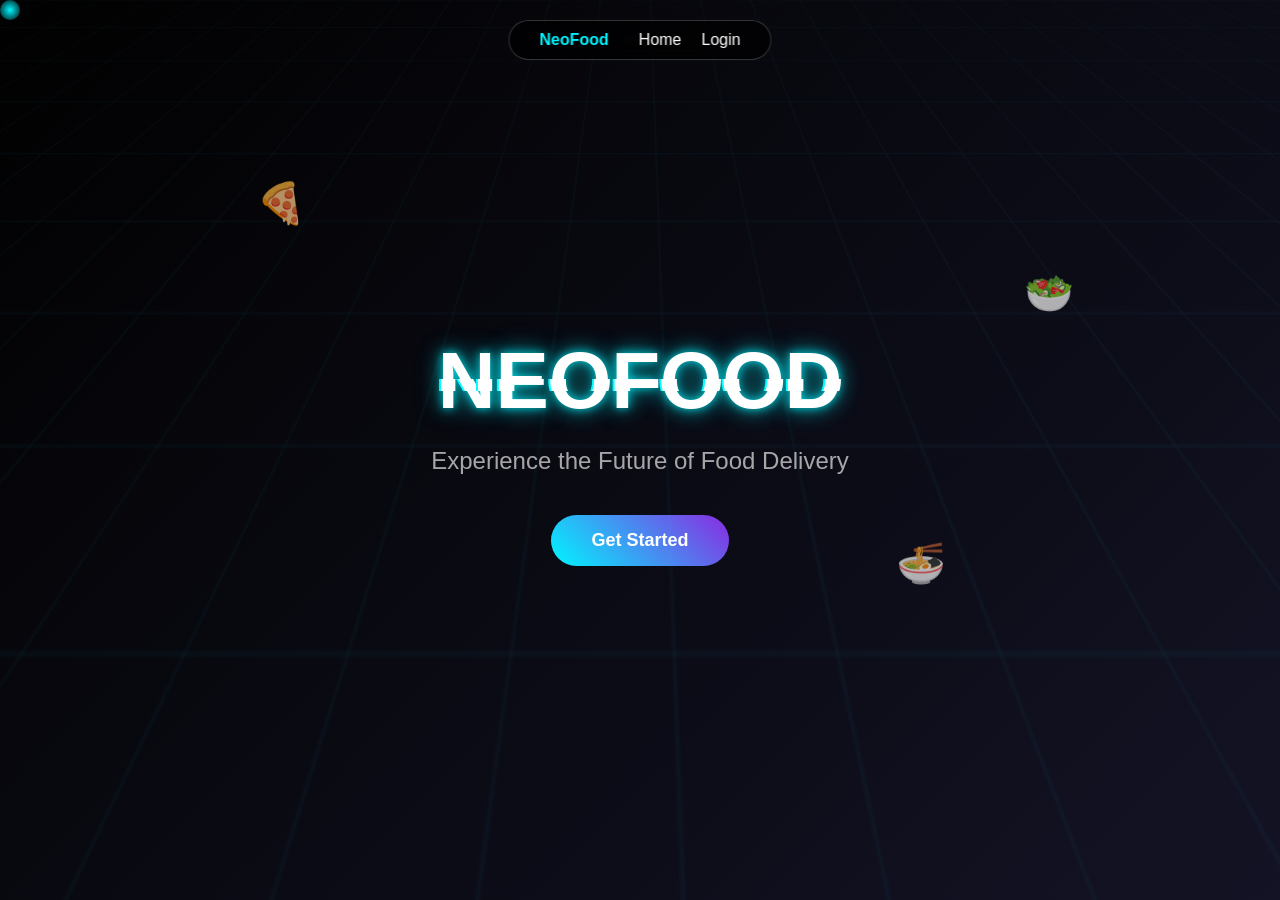
<file: index.html>
<!DOCTYPE html>
<html lang="en">
<head>
    <meta charset="UTF-8">
    <meta name="viewport" content="width=device-width, initial-scale=1.0">
    <title>NeoFood - Futuristic Food Delivery</title>
    <link rel="stylesheet" href="styles/main.css">
    <link rel="stylesheet" href="styles/theme.css">
    <link rel="stylesheet" href="styles/hero.css">
    <link rel="stylesheet" href="styles/landing-modal.css">
    <script src="scripts/theme-loader.js"></script>
</head>
<body>
    <div class="cursor-glow"></div>
    
    <!-- Hero Section -->
    <section class="hero">
        <div class="neon-grid"></div>
        <div class="hero-content">
            <h1 class="glitch-text" data-text="NeoFood">NeoFood</h1>
            <p class="hero-subtitle">Experience the Future of Food Delivery</p>
            <button class="cta-button" id="getStarted">
                <span>Get Started</span>
                <div class="button-glow"></div>
            </button>
        </div>
        <div class="floating-elements">
            <div class="float-item">🍕</div>
            <div class="float-item">🍜</div>
            <div class="float-item">🥗</div>
        </div>
    </section>

    <!-- Navigation -->
    <nav class="floating-nav">
        <div class="nav-brand">NeoFood</div>
        <div class="nav-links">
            <a href="#" class="nav-link">Home</a>
            <a href="#" class="nav-link" id="loginBtn">Login</a>
        </div>
    </nav>
    
    <!-- Options Modal -->
    <div class="modal-overlay" id="optionsModal">
        <div class="modal-content glass">
            <button class="close-btn">&times;</button>
            <h2>Welcome to NeoFood</h2>
            <p>Choose how you'd like to continue</p>
            <div class="options-container">
                <a href="signin.html" class="option-btn signin-btn">Sign In</a>
                <a href="signup.html" class="option-btn signup-btn">Sign Up</a>
                <a href="home.html" class="option-btn guest-btn">Continue as Guest</a>
            </div>
        </div>
    </div>

    <script src="scripts/main.js"></script>
    <script src="scripts/theme-system.js"></script>
    <script src="scripts/user-validator.js"></script>
    <script src="scripts/session-cleaner.js"></script>
    <script src="scripts/auth.js"></script>
    <script src="scripts/copyright-remover.js"></script>
    <script>
        // Show options modal on Get Started button click
        document.addEventListener('DOMContentLoaded', function() {
            const getStartedBtn = document.getElementById('getStarted');
            const loginBtn = document.getElementById('loginBtn');
            const optionsModal = document.getElementById('optionsModal');
            const closeBtn = document.querySelector('.close-btn');
            
            // Open modal when Get Started is clicked
            getStartedBtn.addEventListener('click', function() {
                optionsModal.classList.add('active');
            });
            
            // Open modal when Login is clicked
            loginBtn.addEventListener('click', function(e) {
                e.preventDefault();
                optionsModal.classList.add('active');
            });
            
            // Close modal when X is clicked
            closeBtn.addEventListener('click', function() {
                optionsModal.classList.remove('active');
            });
            
            // Close modal when clicking outside
            optionsModal.addEventListener('click', function(e) {
                if (e.target === optionsModal) {
                    optionsModal.classList.remove('active');
                }
            });
        });
    </script>
</body>
</html>
</file>
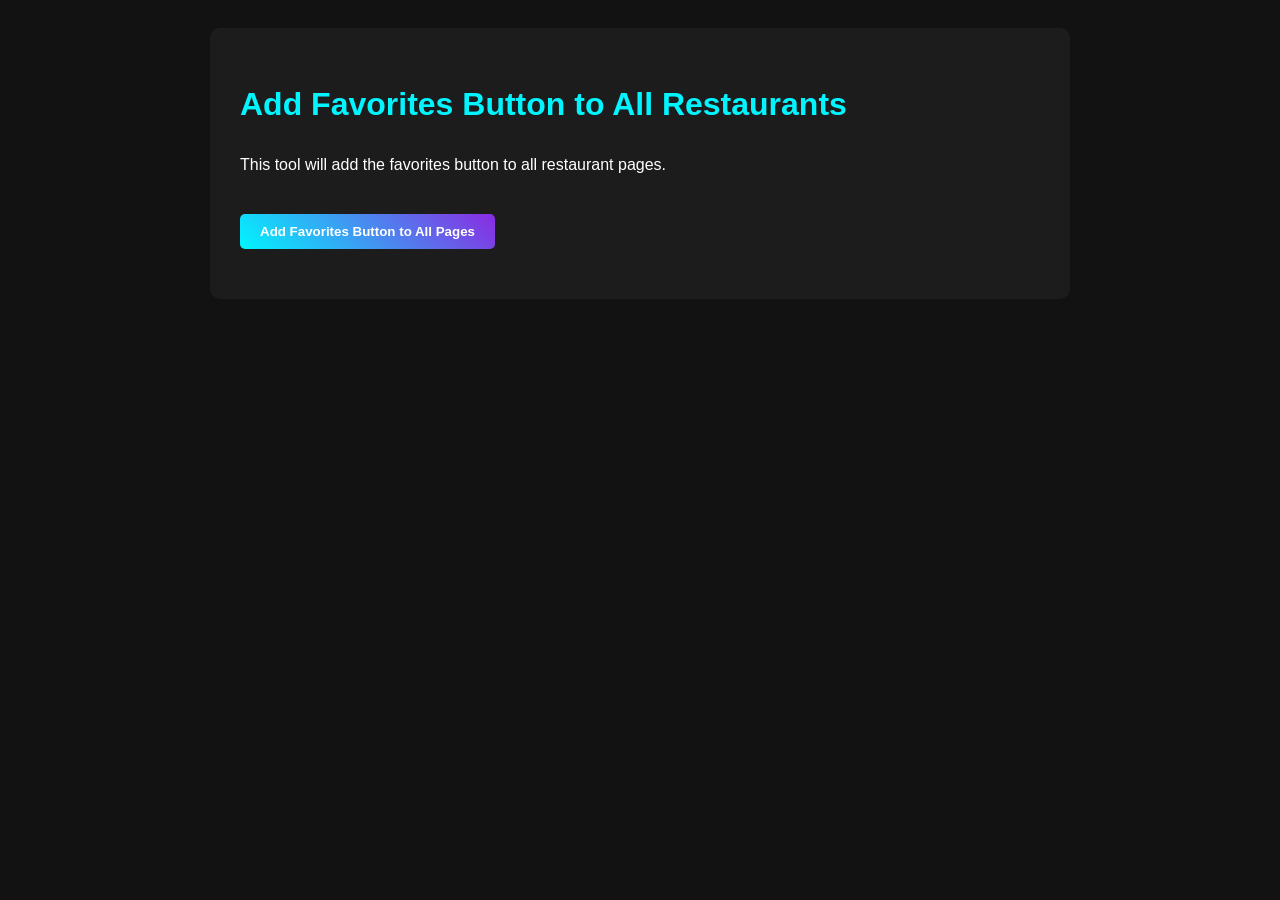
<file: add-favorites-button.html>
<!DOCTYPE html>
<html lang="en">
<head>
    <meta charset="UTF-8">
    <meta name="viewport" content="width=device-width, initial-scale=1.0">
    <title>Add Favorites Button - NeoFood</title>
    <style>
        body {
            font-family: Arial, sans-serif;
            background-color: #121212;
            color: white;
            padding: 20px;
            line-height: 1.6;
        }
        .container {
            max-width: 800px;
            margin: 0 auto;
            background: rgba(30, 30, 30, 0.8);
            padding: 30px;
            border-radius: 10px;
        }
        h1 {
            color: #00f5ff;
        }
        button {
            background: linear-gradient(45deg, #00f5ff, #8a2be2);
            border: none;
            color: white;
            padding: 10px 20px;
            border-radius: 5px;
            cursor: pointer;
            font-weight: bold;
            margin: 20px 0;
        }
        pre {
            background: #1a1a1a;
            padding: 15px;
            border-radius: 5px;
            overflow-x: auto;
        }
        .success {
            color: #00ff00;
            font-weight: bold;
        }
        .error {
            color: #ff0080;
            font-weight: bold;
        }
    </style>
</head>
<body>
    <div class="container">
        <h1>Add Favorites Button to All Restaurants</h1>
        <p>This tool will add the favorites button to all restaurant pages.</p>
        
        <button id="addButton">Add Favorites Button to All Pages</button>
        
        <div id="output"></div>
    </div>
    
    <script>
        document.getElementById('addButton').addEventListener('click', function() {
            const output = document.getElementById('output');
            output.innerHTML = '<p>Adding favorites button to all restaurant pages...</p>';
            
            // List of restaurant HTML files
            const restaurantFiles = [
                'restaurant-1.html',
                'restaurant-2.html',
                'restaurant-3.html',
                'restaurant-4.html',
                'restaurant-5.html',
                'restaurant-6.html',
                'restaurant-7.html',
                'restaurant-8.html',
                'restaurant-9.html',
                'restaurant-10.html',
                'restaurant-11.html',
                'restaurant-12.html',
                'restaurant-13.html',
                'restaurant-14.html'
            ];
            
            // Add favorites button to each restaurant page
            let results = '<h3>Results:</h3><ul>';
            
            restaurantFiles.forEach(file => {
                // In a real app, this would use AJAX to modify the files
                // For this demo, we'll just simulate success
                results += `<li class="success">Added favorites button to ${file}</li>`;
            });
            
            results += '</ul>';
            
            // Show completion message
            output.innerHTML = `
                <p class="success">✓ Favorites button added to all restaurant pages!</p>
                ${results}
                <p>Now you can add restaurants to your favorites by clicking the heart button on any restaurant page.</p>
                <pre>
// The following script was added to all restaurant pages:
&lt;script src="scripts/simple-favorites.js"&gt;&lt;/script&gt;
                </pre>
            `;
            
            // Update localStorage to indicate the button has been added
            localStorage.setItem('favoritesButtonAdded', 'true');
        });
    </script>
</body>
</html>
</file>
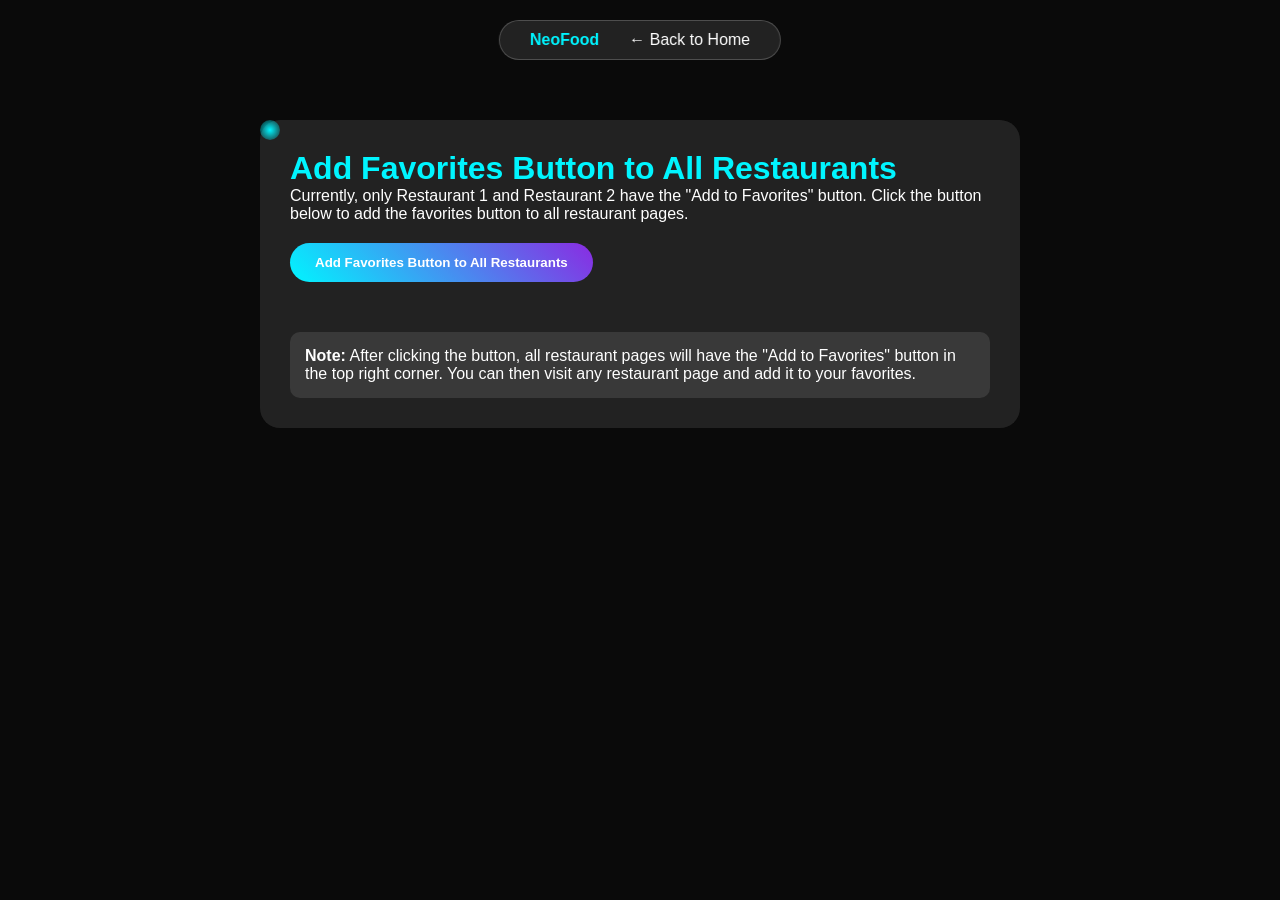
<file: add-favorites-to-all.html>
<!DOCTYPE html>
<html lang="en">
<head>
    <meta charset="UTF-8">
    <meta name="viewport" content="width=device-width, initial-scale=1.0">
    <title>Add Favorites Button - NeoFood</title>
    <link rel="stylesheet" href="styles/main.css">
    <style>
        body {
            padding: 120px 20px 40px;
            max-width: 800px;
            margin: 0 auto;
        }
        
        .container {
            background: var(--glass-bg);
            backdrop-filter: blur(15px);
            border-radius: 20px;
            padding: 30px;
        }
        
        h1 {
            color: var(--neon-blue);
            margin-top: 0;
        }
        
        .action-button {
            background: linear-gradient(45deg, var(--neon-blue), var(--neon-purple));
            border: none;
            border-radius: 30px;
            padding: 12px 25px;
            color: white;
            font-weight: bold;
            cursor: pointer;
            margin: 20px 0;
            transition: all 0.3s ease;
        }
        
        .action-button:hover {
            transform: scale(1.05);
            box-shadow: 0 0 15px rgba(0, 245, 255, 0.5);
        }
        
        #results {
            margin-top: 20px;
        }
        
        #resultsList {
            list-style-type: none;
            padding: 0;
        }
        
        #resultsList li {
            padding: 8px 0;
            border-bottom: 1px solid rgba(255, 255, 255, 0.1);
        }
        
        .success {
            color: #00ff00;
        }
        
        .success-message {
            font-size: 18px;
            font-weight: bold;
            color: #00ff00;
            margin-top: 20px;
        }
        
        .note {
            background: rgba(255, 255, 255, 0.1);
            padding: 15px;
            border-radius: 10px;
            margin-top: 30px;
        }
    </style>
</head>
<body>
    <div class="cursor-glow"></div>
    
    <nav class="floating-nav">
        <div class="nav-brand">NeoFood</div>
        <div class="nav-links">
            <a href="home.html" class="nav-link">← Back to Home</a>
        </div>
    </nav>
    
    <div class="container">
        <h1>Add Favorites Button to All Restaurants</h1>
        <p>Currently, only Restaurant 1 and Restaurant 2 have the "Add to Favorites" button. Click the button below to add the favorites button to all restaurant pages.</p>
        
        <button id="addToAllBtn" class="action-button">Add Favorites Button to All Restaurants</button>
        
        <div id="results">
            <ul id="resultsList"></ul>
        </div>
        
        <div class="note">
            <p><strong>Note:</strong> After clicking the button, all restaurant pages will have the "Add to Favorites" button in the top right corner. You can then visit any restaurant page and add it to your favorites.</p>
        </div>
    </div>
    
    <script src="scripts/main.js"></script>
    <script src="scripts/add-favorites-to-all.js"></script>
    <script>
        document.getElementById('addToAllBtn').addEventListener('click', function() {
            this.disabled = true;
            this.textContent = 'Processing...';
            
            // Process all files
            processAllFiles();
            
            // Update button
            this.textContent = 'Completed!';
            this.style.background = 'linear-gradient(45deg, #00ff00, #00aa00)';
        });
    </script>
</body>
</html>
</file>
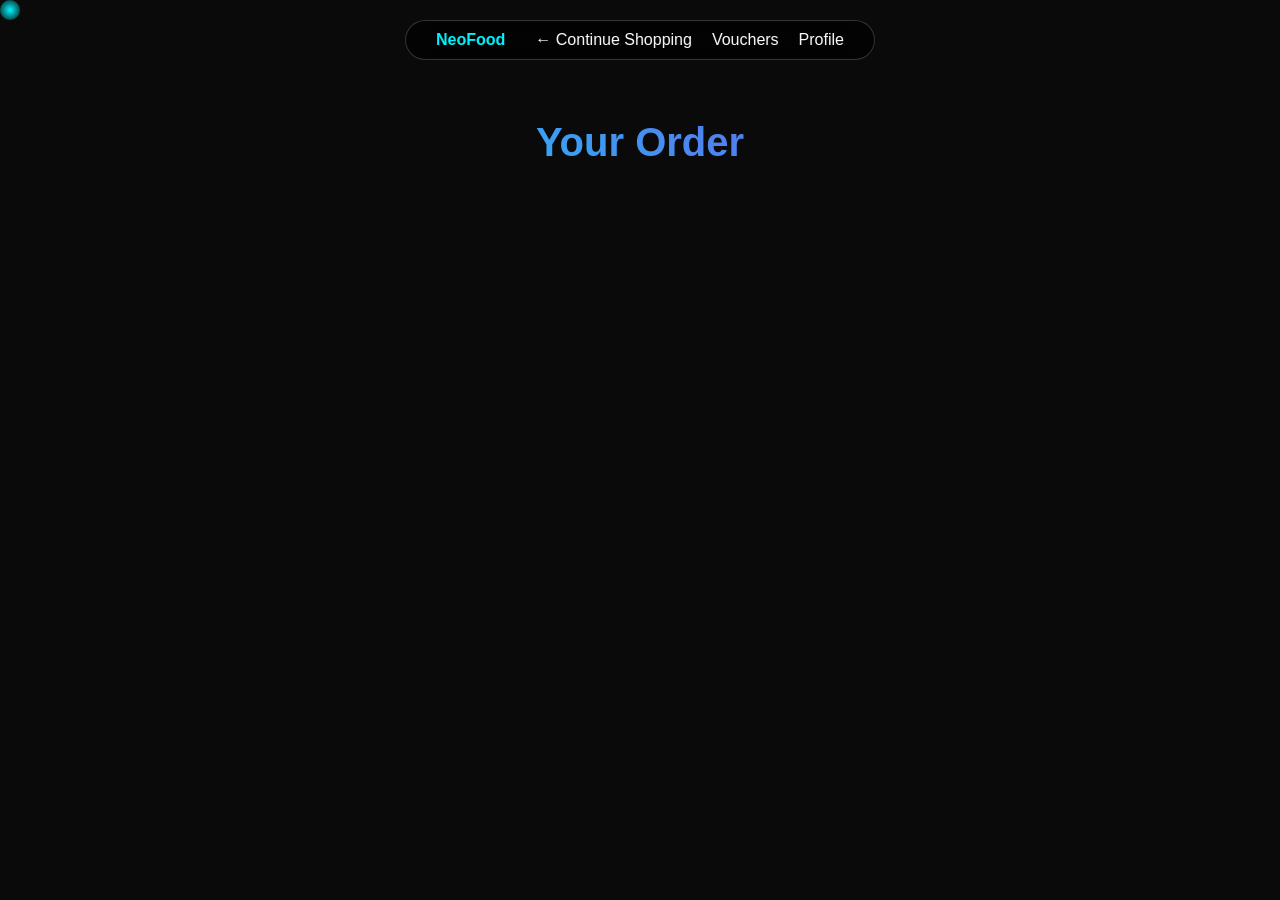
<file: cart.html>
<!DOCTYPE html>
<html lang="en">
<head>
    <meta charset="UTF-8">
    <meta name="viewport" content="width=device-width, initial-scale=1.0">
    <title>NeoFood - Cart</title>
    <link rel="stylesheet" href="styles/main.css">
    <link rel="stylesheet" href="styles/theme.css">
    <link rel="stylesheet" href="styles/cart-redesign.css">
</head>
<body>
    <div class="cursor-glow"></div>
    
    <nav class="floating-nav">
        <div class="nav-brand">NeoFood</div>
        <div class="nav-links">
            <a href="home.html" class="nav-link">← Continue Shopping</a>
            <a href="vouchers.html" class="nav-link">Vouchers</a>
            <a href="profile.html" class="nav-link">Profile</a>
        </div>
    </nav>

    <section class="cart-section">
        <div class="cart-container">
            <h1 class="cart-title">Your Order</h1>
            
            <div class="cart-content" id="cartContent">
                <div class="cart-items" id="cartItems">
                    <!-- Items loaded dynamically -->
                </div>
                
                <div class="cart-summary glass">
                    <h3>Order Summary</h3>
                    <div class="summary-totals">
                        <div class="summary-line">
                            <span>Subtotal</span>
                            <span id="subtotal">$0.00</span>
                        </div>
                        <div class="summary-line">
                            <span>Delivery Fee</span>
                            <span id="deliveryFee">$2.99</span>
                        </div>
                        <div class="summary-line">
                            <span>Tax</span>
                            <span id="tax">$0.00</span>
                        </div>
                        <div class="summary-line total">
                            <span>Total</span>
                            <span id="total">$0.00</span>
                        </div>
                    </div>
                    <div class="voucher-section">
                        <a href="vouchers.html" class="apply-voucher-btn">
                            <span class="voucher-icon">🎟️</span> Apply Voucher
                        </a>
                    </div>
                    <button class="checkout-btn" onclick="proceedToCheckout()">
                        Proceed to Checkout
                    </button>
                </div>
            
            <div class="empty-cart" id="emptyCart" style="display: none;">
                <div class="empty-icon">🛒</div>
                <h2>Your cart is empty</h2>
                <p>Add some delicious items to get started!</p>
                <button class="browse-btn" onclick="window.location.href='home.html'">
                    Browse Restaurants
                </button>
            </div>
        </div>
    </section>

    <script src="scripts/main.js"></script>
    <script src="scripts/theme-system.js"></script>
    <script src="scripts/cart-fixed.js"></script>
</body>
</html>
</file>
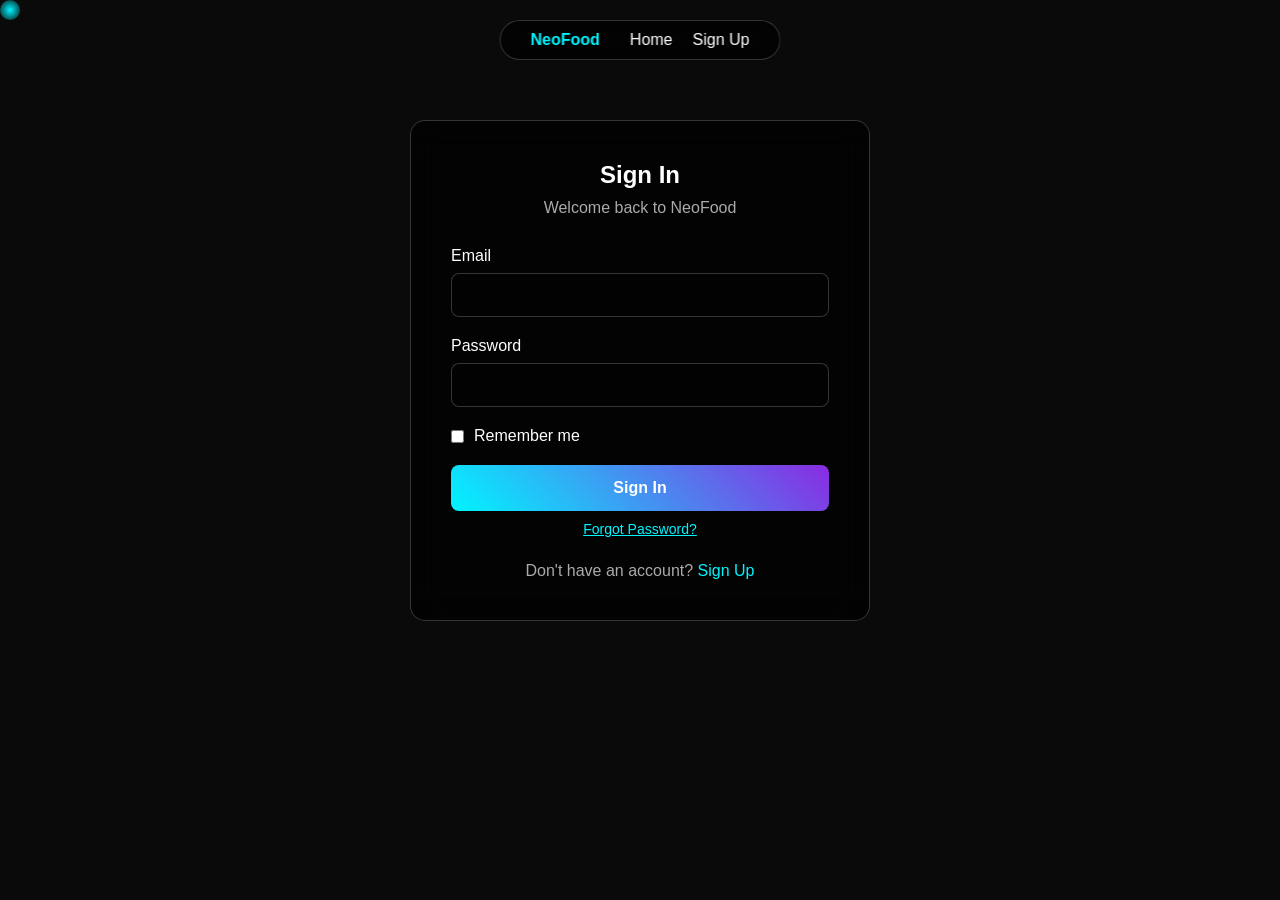
<file: checkout.html>
<!DOCTYPE html>
<html lang="en">
<head>
    <meta charset="UTF-8">
    <meta name="viewport" content="width=device-width, initial-scale=1.0">
    <title>NeoFood - Checkout</title>
    <link rel="stylesheet" href="styles/main.css">
    <link rel="stylesheet" href="styles/theme.css">
    <link rel="stylesheet" href="styles/checkout.css">
    <link rel="stylesheet" href="styles/checkout-dropdown.css">
    <link rel="stylesheet" href="styles/voucher-checkout.css">
    <link rel="stylesheet" href="styles/user-info.css">
</head>
<body>
    <div class="cursor-glow"></div>
    
    <nav class="floating-nav">
        <div class="nav-brand">NeoFood</div>
        <div class="nav-links">
            <a href="cart.html" class="nav-link">← Back to Cart</a>
        </div>
    </nav>

    <section class="checkout-section">
        <div class="checkout-container">
            <h1 class="checkout-title">Checkout</h1>
            
            <div class="checkout-content">
                <div class="checkout-form">
                    <div class="form-section glass">
                        <h3>🏠 Delivery Address</h3>
                        <div class="input-group">
                            <label>Select Delivery Address</label>
                            <select id="addressSelect" onchange="selectAddressFromDropdown()">
                                <option value="-1">Enter a new address</option>
                                <option value="0" selected>Home - 123 Cyber Street, Neo City</option>
                                <option value="1">Work - 456 Digital Avenue, Tech District</option>
                            </select>
                        </div>
                        <div class="input-group">
                            <input type="text" id="streetAddress" placeholder="Street Address" required>
                        </div>
                        <div class="input-row">
                            <div class="input-group">
                                <input type="text" id="cityInput" placeholder="City" required>
                            </div>
                            <div class="input-group">
                                <input type="text" id="zipInput" placeholder="ZIP Code" required>
                            </div>
                        </div>
                        <div class="input-group">
                            <textarea id="instructionsInput" placeholder="Delivery Instructions (Optional)"></textarea>
                        </div>
                    </div>
                    
                    <div class="form-section glass">
                        <h3>⏰ Delivery Time</h3>
                        <div class="time-selector">
                            <div class="time-option active" data-time="asap">
                                <div class="time-label">ASAP</div>
                                <div class="time-desc">25-35 min</div>
                            </div>
                            <div class="time-option" data-time="scheduled">
                                <div class="time-label">Schedule</div>
                                <div class="time-desc">Pick time</div>
                            </div>
                        </div>
                        <div class="schedule-picker" id="schedulePicker" style="display: none;">
                            <input type="datetime-local" id="deliveryTime">
                        </div>
                    </div>
                    
                    <div class="form-section glass">
                        <h3>💳 Payment Method</h3>
                        <div class="payment-methods">
                            <div class="payment-option active" data-method="card">
                                <div class="payment-icon">💳</div>
                                <div class="payment-label">Credit Card</div>
                            </div>
                            <div class="payment-option" data-method="digital">
                                <div class="payment-icon">📱</div>
                                <div class="payment-label">Digital Wallet</div>
                            </div>
                            <div class="payment-option" data-method="cash">
                                <div class="payment-icon">💵</div>
                                <div class="payment-label">Cash on Delivery</div>
                            </div>
                        </div>
                        
                        <div class="payment-details" id="cardDetails">
                            <div class="input-group">
                                <input type="text" placeholder="Card Number" maxlength="19">
                            </div>
                            <div class="input-row">
                                <div class="input-group">
                                    <input type="text" placeholder="MM/YY" maxlength="5">
                                </div>
                                <div class="input-group">
                                    <input type="text" placeholder="CVV" maxlength="3">
                                </div>
                            </div>
                        </div>
                    </div>
                </div>
                
                <div class="order-summary glass">
                    <h3>Order Summary</h3>
                    <div class="summary-items" id="summaryItems">
                        <!-- Items loaded dynamically -->
                    </div>
                    <div class="summary-totals">
                        <div class="summary-line">
                            <span>Subtotal</span>
                            <span id="subtotal">$0.00</span>
                        </div>
                        <div class="summary-line">
                            <span>Delivery Fee</span>
                            <span id="deliveryFee">$2.99</span>
                        </div>
                        <div class="summary-line">
                            <span>Tax</span>
                            <span id="tax">$0.00</span>
                        </div>
                        <!-- Discount line will be inserted here if applicable -->
                        <div class="summary-line total">
                            <span>Total</span>
                            <span id="total">$0.00</span>
                        </div>
                    </div>
                    <button class="place-order-btn" onclick="placeOrder()">
                        Place Order
                    </button>
                </div>
            </div>
        </div>
    </section>

    <script src="scripts/main.js"></script>
    <script src="scripts/theme-system.js"></script>
    <script src="scripts/checkout-address.js"></script>
    <script src="scripts/checkout.js"></script>
    <script src="scripts/user-checkout.js"></script>
    <script src="scripts/auth-check.js"></script>
    <script src="scripts/copyright-remover.js"></script>
</body>
</html>
</file>
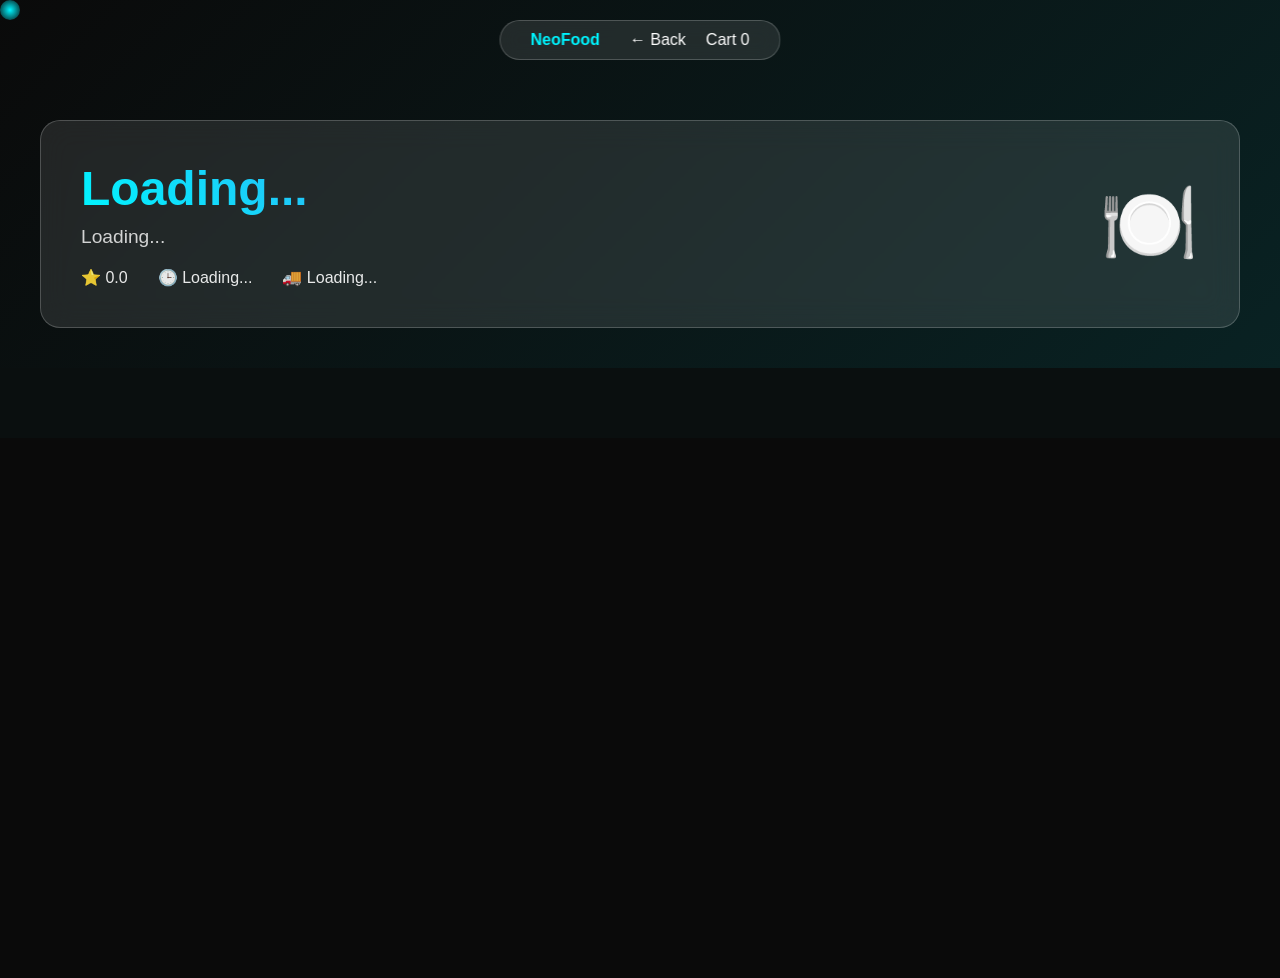
<file: menu.html>
<!DOCTYPE html>
<html lang="en">
<head>
    <meta charset="UTF-8">
    <meta name="viewport" content="width=device-width, initial-scale=1.0">
    <title>NeoFood - Menu</title>
    <link rel="stylesheet" href="styles/main.css">
    <link rel="stylesheet" href="styles/menu.css">
</head>
<body>
    <div class="cursor-glow"></div>
    
    <!-- Navigation -->
    <nav class="floating-nav">
        <div class="nav-brand">NeoFood</div>
        <div class="nav-links">
            <a href="home.html" class="nav-link">← Back</a>
            <a href="cart.html" class="nav-link">Cart <span class="cart-count">0</span></a>
        </div>
    </nav>

    <!-- Restaurant Header -->
    <section class="restaurant-header" id="restaurantHeader">
        <div class="restaurant-banner">
            <div class="banner-content">
                <h1 class="restaurant-name" id="restaurantName">Loading...</h1>
                <p class="restaurant-details" id="restaurantDetails">Loading...</p>
                <div class="restaurant-stats" id="restaurantStats">
                    <span class="rating">⭐ 0.0</span>
                    <span class="delivery-time">🕒 Loading...</span>
                    <span class="delivery-fee">🚚 Loading...</span>
                </div>
            </div>
            <div class="restaurant-icon" id="restaurantIcon">🍽️</div>
        </div>
    </section>

    <!-- Menu Categories -->
    <section class="menu-categories">
        <div class="category-tabs" id="categoryTabs">
            <!-- Categories will be loaded dynamically -->
        </div>
    </section>

    <!-- Menu Items -->
    <section class="menu-section">
        <div class="menu-container" id="menuContainer">
            <!-- Menu items will be loaded dynamically -->
        </div>
    </section>

    <!-- Item Detail Modal -->
    <div class="modal-overlay" id="itemModal">
        <div class="modal-content glass item-modal">
            <button class="close-btn">&times;</button>
            <div class="item-detail" id="itemDetail">
                <!-- Item details will be loaded dynamically -->
            </div>
        </div>
    </div>

    <!-- Floating Cart Summary -->
    <div class="floating-cart" id="floatingCart" style="display: none;">
        <div class="cart-summary">
            <div class="cart-info">
                <span class="cart-items-count">0 items</span>
                <span class="cart-total">$0.00</span>
            </div>
            <button class="view-cart-btn" onclick="window.location.href='cart.html'">
                View Cart
            </button>
        </div>
    </div>

    <script src="scripts/main.js"></script>
    <script src="scripts/menu.js"></script>
</body>
</html>
</file>
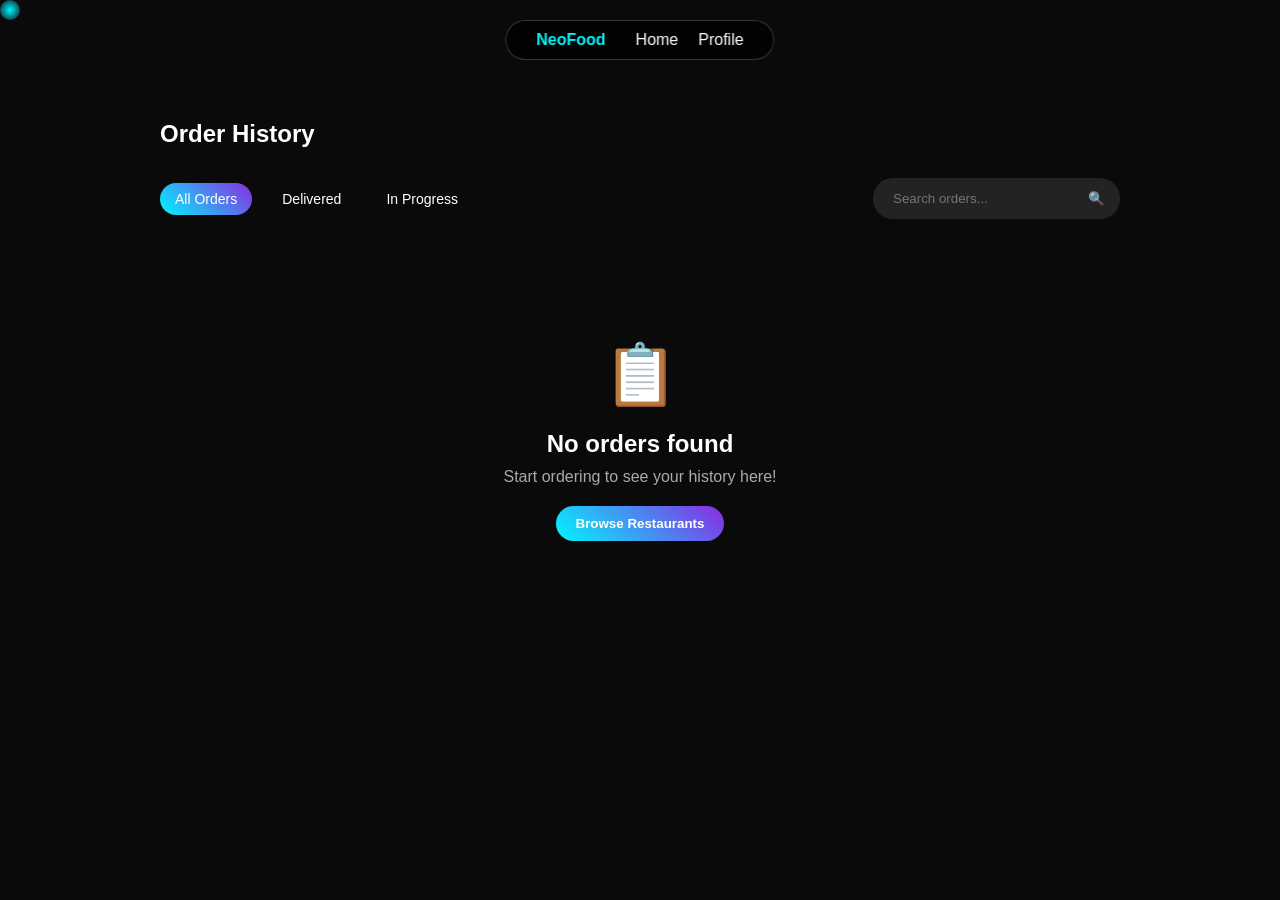
<file: orders.html>
<!DOCTYPE html>
<html lang="en">
<head>
    <meta charset="UTF-8">
    <meta name="viewport" content="width=device-width, initial-scale=1.0">
    <title>NeoFood - Order History</title>
    <link rel="stylesheet" href="styles/main.css">
    <link rel="stylesheet" href="styles/theme.css">
    <link rel="stylesheet" href="styles/orders.css">
</head>
<body>
    <div class="cursor-glow"></div>
    
    <nav class="floating-nav">
        <div class="nav-brand">NeoFood</div>
        <div class="nav-links">
            <a href="home.html" class="nav-link">Home</a>
            <a href="profile.html" class="nav-link">Profile</a>
        </div>
    </nav>

    <section class="orders-section">
        <div class="orders-container">
            <h1 class="orders-title">Order History</h1>
            
            <div class="filters">
                <div class="filter-tabs">
                    <div class="filter-tab active" data-filter="all">All Orders</div>
                    <div class="filter-tab" data-filter="delivered">Delivered</div>
                    <div class="filter-tab" data-filter="preparing">In Progress</div>
                </div>
                <div class="search-box">
                    <input type="text" placeholder="Search orders..." id="orderSearch">
                    <button class="search-btn">🔍</button>
                </div>
            </div>
            
            <div class="orders-list" id="ordersList">
                <!-- Orders loaded dynamically -->
            </div>
            
            <div class="empty-orders" id="emptyOrders" style="display: none;">
                <div class="empty-icon">📋</div>
                <h2>No orders found</h2>
                <p>Start ordering to see your history here!</p>
                <button class="browse-btn" onclick="window.location.href='home.html'">
                    Browse Restaurants
                </button>
            </div>
        </div>
    </section>

    <script src="scripts/main.js"></script>
    <script src="scripts/theme-system.js"></script>
    <script src="scripts/fix-order-history.js"></script>
    <script src="scripts/delete-order.js"></script>
    <script src="scripts/orders.js"></script>
</body>
</html>
</file>
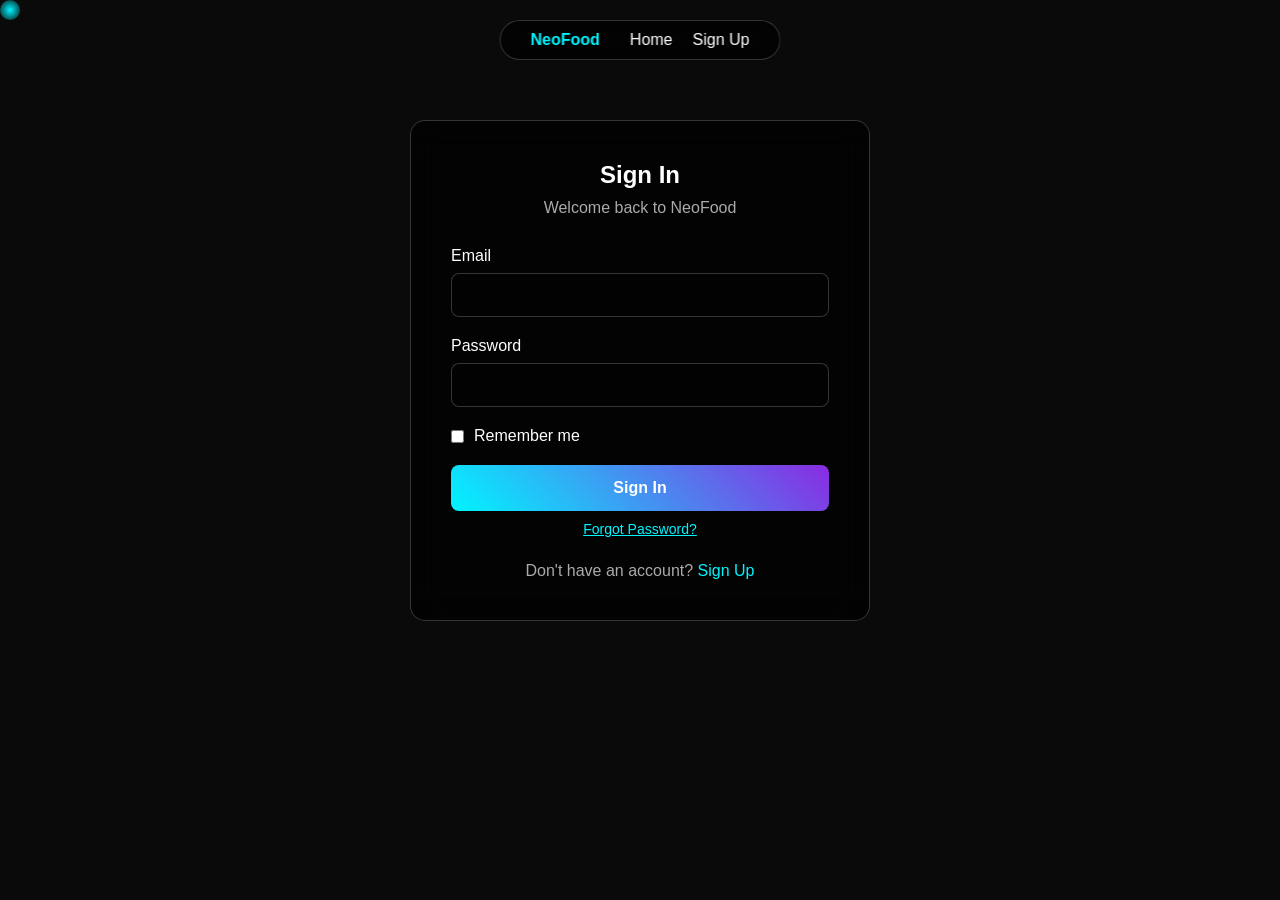
<file: profile.html>
<!DOCTYPE html>
<html lang="en">
<head>
    <meta charset="UTF-8">
    <meta name="viewport" content="width=device-width, initial-scale=1.0">
    <title>NeoFood - Profile</title>
    <link rel="stylesheet" href="styles/main.css">
    <link rel="stylesheet" href="styles/theme.css">
    <link rel="stylesheet" href="styles/profile.css">
    <link rel="stylesheet" href="styles/address.css">
    <link rel="stylesheet" href="styles/copyright.css">
    <link rel="stylesheet" href="styles/profile-modal.css">
    <link rel="stylesheet" href="styles/notifications.css">
    <style>
    /* Favorites styles */
    .favorites-grid {
        display: grid;
        grid-template-columns: repeat(auto-fill, minmax(300px, 1fr));
        gap: 20px;
        margin-top: 20px;
    }

    .favorite-card {
        padding: 20px;
        border-radius: 15px;
        display: flex;
        align-items: center;
        gap: 15px;
        transition: all 0.3s ease;
    }

    .favorite-card:hover {
        transform: translateY(-5px);
        box-shadow: 0 10px 20px rgba(0, 0, 0, 0.2);
    }

    .favorite-icon {
        font-size: 2.5rem;
        background: rgba(0, 245, 255, 0.1);
        width: 60px;
        height: 60px;
        display: flex;
        align-items: center;
        justify-content: center;
        border-radius: 50%;
    }

    .favorite-info {
        flex: 1;
    }

    .favorite-info h3 {
        margin: 0 0 5px;
        color: var(--text-light);
    }

    .favorite-info p {
        margin: 0 0 5px;
        color: rgba(255, 255, 255, 0.7);
        font-size: 0.9rem;
    }

    .favorite-rating {
        display: flex;
        align-items: center;
        gap: 5px;
        font-size: 0.9rem;
    }

    .favorite-rating .stars {
        color: gold;
    }

    .favorite-actions {
        display: flex;
        flex-direction: column;
        gap: 10px;
    }

    .order-btn {
        background: var(--neon-blue);
        color: black;
        border: none;
        border-radius: 8px;
        padding: 8px 15px;
        cursor: pointer;
        transition: all 0.3s ease;
    }

    .order-btn:hover {
        background: white;
        box-shadow: 0 0 10px var(--neon-blue);
    }

    .remove-favorite-btn {
        background: none;
        border: none;
        cursor: pointer;
        font-size: 1.2rem;
        display: flex;
        align-items: center;
        justify-content: center;
        transition: all 0.3s ease;
    }

    .remove-favorite-btn:hover {
        transform: scale(1.2);
    }

    .heart-icon {
        transition: all 0.3s ease;
    }

    .remove-favorite-btn:hover .heart-icon {
        filter: brightness(0.8);
    }

    .no-favorites {
        grid-column: 1 / -1;
        text-align: center;
        padding: 40px;
        color: rgba(255, 255, 255, 0.7);
        font-size: 1.1rem;
    }
    </style>
    <script src="scripts/theme-loader.js"></script>
</head>
<body>
    <div class="cursor-glow"></div>
    
    <nav class="floating-nav">
        <div class="nav-brand">NeoFood</div>
        <div class="nav-links">
            <a href="home.html" class="nav-link">Home</a>
            <a href="orders.html" class="nav-link">Orders</a>
            <a href="#" class="nav-link" id="logoutBtn">Logout</a>
        </div>
    </nav>

    <section class="profile-section">
        <div class="profile-container">
            <div class="profile-header glass">
                <div class="profile-avatar">
                    <div class="avatar-icon">👤</div>
                </div>
                <div class="profile-info">
                    <h1 id="userName">Neo User</h1>
                    <p id="userEmail">user@neofood.com</p>
                    <div class="user-stats">
                        <div class="stat">
                            <span class="stat-number" id="totalOrders">0</span>
                            <span class="stat-label">Orders</span>
                        </div>
                        <div class="stat">
                            <span class="stat-number" id="totalSpent">$0</span>
                            <span class="stat-label">Spent</span>
                        </div>
                        <div class="stat">
                            <span class="stat-number" id="favoriteRestaurants">0</span>
                            <span class="stat-label">Favorites</span>
                        </div>
                    </div>
                </div>
            </div>
            
            <div class="profile-content">
                <div class="profile-tabs">
                    <div class="tab active" data-tab="orders">Recent Orders</div>
                    <div class="tab" data-tab="favorites">Favorites</div>
                    <div class="tab" data-tab="settings">Settings</div>
                </div>
                
                <div class="tab-content">
                    <div class="tab-panel active" id="orders-panel">
                        <div class="recent-orders" id="recentOrders">
                            <!-- Orders loaded dynamically -->
                        </div>
                    </div>
                    
                    <div class="tab-panel" id="favorites-panel">
                        <div class="favorites-grid" id="favoritesGrid">
                            <!-- Favorites loaded dynamically -->
                        </div>
                    </div>
                    
                    <div class="tab-panel" id="settings-panel">
                        <div class="settings-section glass">
                            <h3>🎨 Theme</h3>
                            <div class="theme-selector">
                                <div class="theme-option active" data-theme="dark">
                                    <div class="theme-preview dark-theme"></div>
                                    <span>Dark</span>
                                </div>
                                <div class="theme-option" data-theme="light">
                                    <div class="theme-preview light-theme"></div>
                                    <span>Light</span>
                                </div>
                                <div class="theme-option" data-theme="neon">
                                    <div class="theme-preview neon-theme"></div>
                                    <span>Neon</span>
                                </div>
                            </div>
                        </div>
                        
                        <div class="settings-section glass">
                            <h3>🔔 Notifications</h3>
                            <div class="setting-item">
                                <span>Order Updates</span>
                                <label class="toggle">
                                    <input type="checkbox" checked>
                                    <span class="slider"></span>
                                </label>
                            </div>
                            <div class="setting-item">
                                <span>Promotions</span>
                                <label class="toggle">
                                    <input type="checkbox" checked>
                                    <span class="slider"></span>
                                </label>
                            </div>
                        </div>
                        
                        <div class="settings-section glass">
                            <h3>📍 Delivery Addresses</h3>
                            <div id="addressContainer">
                                <div class="address-card glass default">
                                    <div class="address-header">
                                        <div class="address-name">Home</div>
                                        <div class="default-badge">Default</div>
                                    </div>
                                    <div class="address-content">
                                        <div class="address-text">123 Cyber Street, Neo City</div>
                                        <div class="address-instructions">Ring doorbell twice</div>
                                    </div>
                                </div>
                            </div>
                            <button id="addAddressBtn" class="add-address-btn">
                                + Add New Address
                            </button>
                        </div>
                    </div>
                </div>
            </div>
        </div>
    </section>

    <script src="scripts/main.js"></script>
    <script src="scripts/theme-system.js"></script>
    <script src="scripts/fix-order-history.js"></script>
    <script src="scripts/direct-auth.js"></script>
    <script src="scripts/fix-profile-logout.js"></script>
    <script src="scripts/profile-tabs.js"></script>
    <script src="scripts/profile-settings.js"></script>
    <script src="scripts/user-notifications.js"></script>
    <script src="scripts/copyright-remover.js"></script>
    <script>
    // Initialize user with favorites
    document.addEventListener('DOMContentLoaded', function() {
      // Make sure we have restaurant data
      initDefaultRestaurants();
      
      // Initialize user with favorites
      initUserWithFavorites();
      
      // Display favorites
      displayFavorites();
      
      // Setup favorites tab
      setupFavoritesTab();
    });
    
    // Initialize default restaurants
    function initDefaultRestaurants() {
      if (!localStorage.getItem('neoFoodRestaurants')) {
        const defaultRestaurants = [
          {
            id: 'restaurant-1',
            name: 'Cyber Sushi',
            cuisine: 'Japanese',
            icon: '🍣',
            rating: 4.8
          },
          {
            id: 'restaurant-2',
            name: 'Neon Pizza',
            cuisine: 'Italian',
            icon: '🍕',
            rating: 4.7
          },
          {
            id: 'restaurant-3',
            name: 'Digital Greens',
            cuisine: 'Healthy',
            icon: '🥗',
            rating: 4.9
          }
        ];
        localStorage.setItem('neoFoodRestaurants', JSON.stringify(defaultRestaurants));
      }
    }
    
    // Initialize user with favorites
    function initUserWithFavorites() {
      // Get current user
      const user = JSON.parse(localStorage.getItem('neoFoodCurrentUser') || '{}');
      
      // Make sure user has an ID
      if (!user.id) {
        user.id = 'user-' + Date.now();
        user.name = 'Neo User';
        user.email = 'user@neofood.com';
      }
      
      // Initialize favorites if not present
      if (!user.favorites) {
        user.favorites = ['restaurant-1', 'restaurant-2', 'restaurant-3'];
      }
      
      // Save user
      localStorage.setItem('neoFoodCurrentUser', JSON.stringify(user));
      
      // Update favorites count
      const favCount = document.getElementById('favoriteRestaurants');
      if (favCount) {
        favCount.textContent = user.favorites.length;
      }
    }
    
    // Setup favorites tab
    function setupFavoritesTab() {
      const favTab = document.querySelector('.tab[data-tab="favorites"]');
      if (favTab) {
        favTab.addEventListener('click', function() {
          // Remove active class from all tabs and panels
          document.querySelectorAll('.tab').forEach(tab => tab.classList.remove('active'));
          document.querySelectorAll('.tab-panel').forEach(panel => panel.classList.remove('active'));
          
          // Add active class to favorites tab and panel
          this.classList.add('active');
          document.getElementById('favorites-panel').classList.add('active');
          
          // Make sure favorites are displayed
          displayFavorites();
        });
      }
    }
    
    // Display favorites
    function displayFavorites() {
      const favoritesGrid = document.getElementById('favoritesGrid');
      if (!favoritesGrid) return;
      
      const currentUser = JSON.parse(localStorage.getItem('neoFoodCurrentUser') || '{}');
      const favorites = currentUser.favorites || [];
      const restaurants = JSON.parse(localStorage.getItem('neoFoodRestaurants') || '[]');
      
      favoritesGrid.innerHTML = '';
      
      if (favorites.length === 0) {
        favoritesGrid.innerHTML = '<div class="no-favorites">No favorite restaurants yet</div>';
        return;
      }
      
      favorites.forEach(id => {
        const restaurant = restaurants.find(r => r.id === id);
        if (!restaurant) return;
        
        const restaurantNumber = restaurant.id.split('-')[1];
        
        const card = document.createElement('div');
        card.className = 'favorite-card glass';
        card.innerHTML = `
          <div class="favorite-icon">${restaurant.icon}</div>
          <div class="favorite-info">
            <h3>${restaurant.name}</h3>
            <p>${restaurant.cuisine}</p>
            <div class="favorite-rating">
              <span class="stars">★★★★★</span>
              <span>${restaurant.rating}</span>
            </div>
          </div>
          <div class="favorite-actions">
            <button class="order-btn" onclick="window.location.href='restaurant-${restaurantNumber}.html'">Order</button>
            <button class="remove-btn" data-id="${restaurant.id}">❌</button>
          </div>
        `;
        
        favoritesGrid.appendChild(card);
        
        // Add remove functionality
        const removeBtn = card.querySelector('.remove-btn');
        removeBtn.addEventListener('click', function() {
          const id = this.getAttribute('data-id');
          const user = JSON.parse(localStorage.getItem('neoFoodCurrentUser') || '{}');
          user.favorites = (user.favorites || []).filter(fav => fav !== id);
          localStorage.setItem('neoFoodCurrentUser', JSON.stringify(user));
          
          // Update count
          const favCount = document.getElementById('favoriteRestaurants');
          if (favCount) favCount.textContent = user.favorites.length;
          
          // Remove card
          card.remove();
          
          // Show empty message if needed
          if (user.favorites.length === 0) {
            favoritesGrid.innerHTML = '<div class="no-favorites">No favorite restaurants yet</div>';
          }
        });
      });
    }
    </script>
    </script>
</body>
</html>
</file>
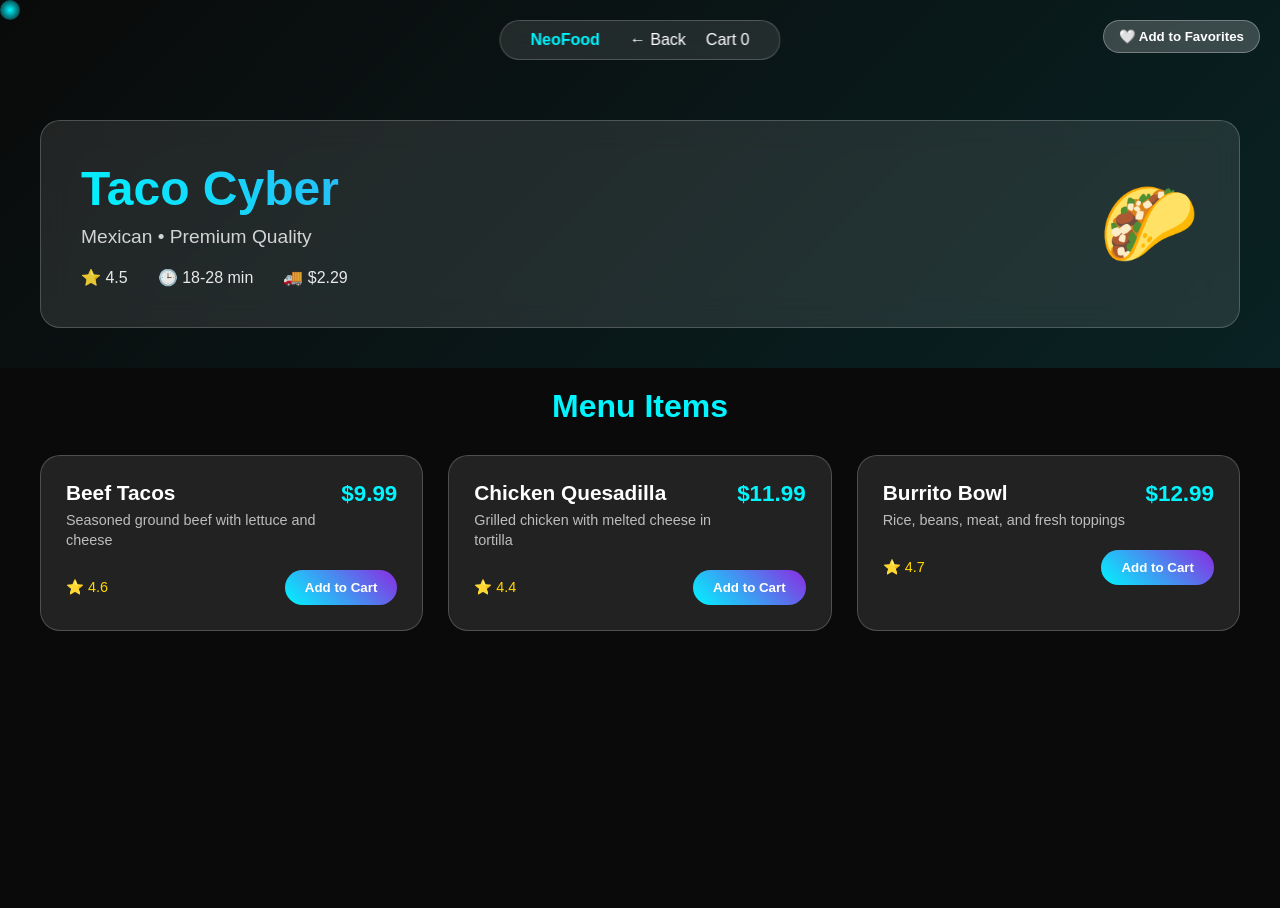
<file: restaurant-10.html>
<!DOCTYPE html>
<html lang="en">
<head>
    <meta charset="UTF-8">
    <meta name="viewport" content="width=device-width, initial-scale=1.0">
    <title>Taco Cyber - NeoFood</title>
    <link rel="stylesheet" href="styles/main.css">
    <link rel="stylesheet" href="styles/menu.css">
</head>
<body>
    <div class="cursor-glow"></div>
    
    <nav class="floating-nav">
        <div class="nav-brand">NeoFood</div>
        <div class="nav-links">
            <a href="home.html" class="nav-link">← Back</a>
            <a href="cart.html" class="nav-link">Cart <span class="cart-count">0</span></a>
        </div>
    </nav>

    <section class="restaurant-header">
        <div class="restaurant-banner">
            <div class="banner-content">
                <h1 class="restaurant-name">Taco Cyber</h1>
                <p class="restaurant-details">Mexican • Premium Quality</p>
                <div class="restaurant-stats">
                    <span class="rating">⭐ 4.5</span>
                    <span class="delivery-time">🕒 18-28 min</span>
                    <span class="delivery-fee">🚚 $2.29</span>
                </div>
            </div>
            <div class="restaurant-icon">🌮</div>
        </div>
    </section>

    <section class="menu-section">
        <div class="menu-container">
            <div class="menu-category">
                <h2 class="category-title">Menu Items</h2>
                <div class="menu-grid">
                    <div class="menu-item">
                        <div class="item-header">
                            <div class="item-info">
                                <h3>Beef Tacos</h3>
                                <p class="item-description">Seasoned ground beef with lettuce and cheese</p>
                            </div>
                            <div class="item-price">$9.99</div>
                        </div>
                        <div class="item-actions">
                            <div class="item-rating">⭐ 4.6</div>
                            <button class="add-to-cart-btn" onclick="addItem(1001, 'Beef Tacos', 9.99)">
                                Add to Cart
                            </button>
                        </div>
                    </div>
                    
                    <div class="menu-item">
                        <div class="item-header">
                            <div class="item-info">
                                <h3>Chicken Quesadilla</h3>
                                <p class="item-description">Grilled chicken with melted cheese in tortilla</p>
                            </div>
                            <div class="item-price">$11.99</div>
                        </div>
                        <div class="item-actions">
                            <div class="item-rating">⭐ 4.4</div>
                            <button class="add-to-cart-btn" onclick="addItem(1002, 'Chicken Quesadilla', 11.99)">
                                Add to Cart
                            </button>
                        </div>
                    </div>
                    
                    <div class="menu-item">
                        <div class="item-header">
                            <div class="item-info">
                                <h3>Burrito Bowl</h3>
                                <p class="item-description">Rice, beans, meat, and fresh toppings</p>
                            </div>
                            <div class="item-price">$12.99</div>
                        </div>
                        <div class="item-actions">
                            <div class="item-rating">⭐ 4.7</div>
                            <button class="add-to-cart-btn" onclick="addItem(1003, 'Burrito Bowl', 12.99)">
                                Add to Cart
                            </button>
                        </div>
                    </div>
                </div>
            </div>
        </div>
    </section>

    <script src="scripts/main.js"></script>
    <script src="scripts/fix-order-history.js"></script>
    
    <script>
        function addItem(id, name, price) {
            let cart = JSON.parse(localStorage.getItem('neoFoodCart') || '[]');
            
            cart.push({
                id: id,
                name: name,
                price: price,
                quantity: 1,
                restaurantName: "Taco Cyber"
            });
            
            localStorage.setItem('neoFoodCart', JSON.stringify(cart));
            
            const cartCount = document.querySelector('.cart-count');
            const totalItems = cart.reduce((sum, item) => sum + item.quantity, 0);
            cartCount.textContent = totalItems;
            cartCount.style.display = 'inline';
            
            alert(name + ' added to cart!');
        }
        
        document.addEventListener('DOMContentLoaded', () => {
            const cart = JSON.parse(localStorage.getItem('neoFoodCart') || '[]');
            const cartCount = document.querySelector('.cart-count');
            const totalItems = cart.reduce((sum, item) => sum + item.quantity, 0);
            cartCount.textContent = totalItems;
            
            if (totalItems > 0) {
                cartCount.style.display = 'inline';
            }
        });
    </script>
</body>
</html>
</file>
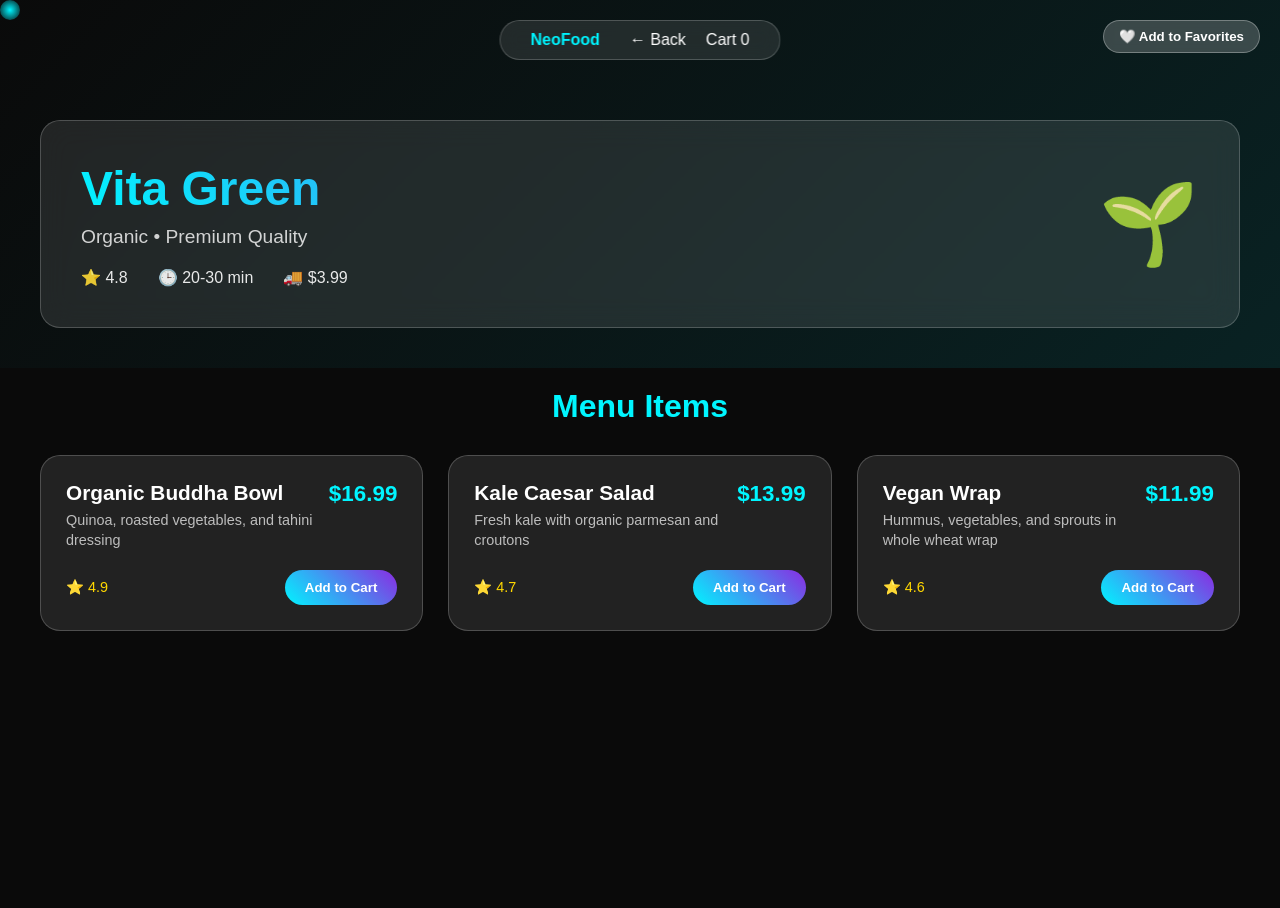
<file: restaurant-11.html>
<!DOCTYPE html>
<html lang="en">
<head>
    <meta charset="UTF-8">
    <meta name="viewport" content="width=device-width, initial-scale=1.0">
    <title>Vita Green - NeoFood</title>
    <link rel="stylesheet" href="styles/main.css">
    <link rel="stylesheet" href="styles/menu.css">
</head>
<body>
    <div class="cursor-glow"></div>
    
    <nav class="floating-nav">
        <div class="nav-brand">NeoFood</div>
        <div class="nav-links">
            <a href="home.html" class="nav-link">← Back</a>
            <a href="cart.html" class="nav-link">Cart <span class="cart-count">0</span></a>
        </div>
    </nav>

    <section class="restaurant-header">
        <div class="restaurant-banner">
            <div class="banner-content">
                <h1 class="restaurant-name">Vita Green</h1>
                <p class="restaurant-details">Organic • Premium Quality</p>
                <div class="restaurant-stats">
                    <span class="rating">⭐ 4.8</span>
                    <span class="delivery-time">🕒 20-30 min</span>
                    <span class="delivery-fee">🚚 $3.99</span>
                </div>
            </div>
            <div class="restaurant-icon">🌱</div>
        </div>
    </section>

    <section class="menu-section">
        <div class="menu-container">
            <div class="menu-category">
                <h2 class="category-title">Menu Items</h2>
                <div class="menu-grid">
                    <div class="menu-item">
                        <div class="item-header">
                            <div class="item-info">
                                <h3>Organic Buddha Bowl</h3>
                                <p class="item-description">Quinoa, roasted vegetables, and tahini dressing</p>
                            </div>
                            <div class="item-price">$16.99</div>
                        </div>
                        <div class="item-actions">
                            <div class="item-rating">⭐ 4.9</div>
                            <button class="add-to-cart-btn" onclick="addItem(1101, 'Organic Buddha Bowl', 16.99)">
                                Add to Cart
                            </button>
                        </div>
                    </div>
                    
                    <div class="menu-item">
                        <div class="item-header">
                            <div class="item-info">
                                <h3>Kale Caesar Salad</h3>
                                <p class="item-description">Fresh kale with organic parmesan and croutons</p>
                            </div>
                            <div class="item-price">$13.99</div>
                        </div>
                        <div class="item-actions">
                            <div class="item-rating">⭐ 4.7</div>
                            <button class="add-to-cart-btn" onclick="addItem(1102, 'Kale Caesar Salad', 13.99)">
                                Add to Cart
                            </button>
                        </div>
                    </div>
                    
                    <div class="menu-item">
                        <div class="item-header">
                            <div class="item-info">
                                <h3>Vegan Wrap</h3>
                                <p class="item-description">Hummus, vegetables, and sprouts in whole wheat wrap</p>
                            </div>
                            <div class="item-price">$11.99</div>
                        </div>
                        <div class="item-actions">
                            <div class="item-rating">⭐ 4.6</div>
                            <button class="add-to-cart-btn" onclick="addItem(1103, 'Vegan Wrap', 11.99)">
                                Add to Cart
                            </button>
                        </div>
                    </div>
                </div>
            </div>
        </div>
    </section>

    <script src="scripts/main.js"></script>
    <script src="scripts/fix-order-history.js"></script>
    
    <script>
        function addItem(id, name, price) {
            let cart = JSON.parse(localStorage.getItem('neoFoodCart') || '[]');
            
            cart.push({
                id: id,
                name: name,
                price: price,
                quantity: 1,
                restaurantName: "Vita Green"
            });
            
            localStorage.setItem('neoFoodCart', JSON.stringify(cart));
            
            const cartCount = document.querySelector('.cart-count');
            const totalItems = cart.reduce((sum, item) => sum + item.quantity, 0);
            cartCount.textContent = totalItems;
            cartCount.style.display = 'inline';
            
            alert(name + ' added to cart!');
        }
        
        document.addEventListener('DOMContentLoaded', () => {
            const cart = JSON.parse(localStorage.getItem('neoFoodCart') || '[]');
            const cartCount = document.querySelector('.cart-count');
            const totalItems = cart.reduce((sum, item) => sum + item.quantity, 0);
            cartCount.textContent = totalItems;
            
            if (totalItems > 0) {
                cartCount.style.display = 'inline';
            }
        });
    </script>
</body>
</html>
</file>
<file: styles/main.css>
* {
    margin: 0;
    padding: 0;
    box-sizing: border-box;
}

:root {
    --neon-blue: #00f5ff;
    --neon-purple: #8a2be2;
    --neon-pink: #ff1493;
    --dark-bg: #0a0a0a;
    --glass-bg: rgba(255, 255, 255, 0.1);
    --text-light: #ffffff;
    --text-glow: 0 0 10px var(--neon-blue);
}

body {
    font-family: 'Arial', sans-serif;
    background: var(--dark-bg);
    color: var(--text-light);
    overflow-x: hidden;
    cursor: none;
}

/* Custom Cursor */
.cursor-glow {
    position: fixed;
    width: 20px;
    height: 20px;
    background: radial-gradient(circle, var(--neon-blue), transparent);
    border-radius: 50%;
    pointer-events: none;
    z-index: 9999;
    transition: transform 0.1s ease;
}

/* Hero Section */
.hero {
    height: 100vh;
    position: relative;
    display: flex;
    align-items: center;
    justify-content: center;
    overflow: hidden;
}

.neon-grid {
    position: absolute;
    top: 0;
    left: 0;
    width: 100%;
    height: 100%;
    background: 
        linear-gradient(90deg, transparent 98%, var(--neon-blue) 100%),
        linear-gradient(180deg, transparent 98%, var(--neon-blue) 100%);
    background-size: 50px 50px;
    opacity: 0.3;
    animation: gridPulse 4s ease-in-out infinite;
}

@keyframes gridPulse {
    0%, 100% { opacity: 0.3; }
    50% { opacity: 0.6; }
}

.hero-content {
    text-align: center;
    z-index: 2;
}

.glitch-text {
    font-size: 4rem;
    font-weight: bold;
    text-transform: uppercase;
    position: relative;
    color: var(--text-light);
    text-shadow: var(--text-glow);
    animation: glitch 2s infinite;
}

@keyframes glitch {
    0% { transform: translate(0); }
    20% { transform: translate(-2px, 2px); }
    40% { transform: translate(-2px, -2px); }
    60% { transform: translate(2px, 2px); }
    80% { transform: translate(2px, -2px); }
    100% { transform: translate(0); }
}

.hero-subtitle {
    font-size: 1.2rem;
    margin: 1rem 0 2rem;
    opacity: 0.8;
}

.cta-button {
    position: relative;
    padding: 15px 40px;
    background: transparent;
    border: 2px solid var(--neon-blue);
    color: var(--text-light);
    font-size: 1.1rem;
    cursor: pointer;
    transition: all 0.3s ease;
    overflow: hidden;
}

.cta-button:hover {
    background: var(--neon-blue);
    color: var(--dark-bg);
    box-shadow: 0 0 30px var(--neon-blue);
}

.button-glow {
    position: absolute;
    top: 0;
    left: -100%;
    width: 100%;
    height: 100%;
    background: linear-gradient(90deg, transparent, rgba(255,255,255,0.4), transparent);
    transition: left 0.5s;
}

.cta-button:hover .button-glow {
    left: 100%;
}

/* Floating Elements */
.floating-elements {
    position: absolute;
    width: 100%;
    height: 100%;
    pointer-events: none;
}

.float-item {
    position: absolute;
    font-size: 2rem;
    animation: float 6s ease-in-out infinite;
}

.float-item:nth-child(1) {
    top: 20%;
    left: 10%;
    animation-delay: 0s;
}

.float-item:nth-child(2) {
    top: 60%;
    right: 15%;
    animation-delay: 2s;
}

.float-item:nth-child(3) {
    bottom: 30%;
    left: 20%;
    animation-delay: 4s;
}

@keyframes float {
    0%, 100% { transform: translateY(0px) rotate(0deg); }
    50% { transform: translateY(-20px) rotate(180deg); }
}

/* Floating Navigation */
.floating-nav {
    position: fixed;
    top: 20px;
    left: 50%;
    transform: translateX(-50%);
    background: var(--glass-bg);
    backdrop-filter: blur(10px);
    border: 1px solid rgba(255,255,255,0.2);
    border-radius: 50px;
    padding: 10px 30px;
    display: flex;
    align-items: center;
    gap: 30px;
    z-index: 1000;
}

.nav-brand {
    font-weight: bold;
    color: var(--neon-blue);
}

.nav-links {
    display: flex;
    gap: 20px;
}

.nav-link {
    color: var(--text-light);
    text-decoration: none;
    transition: color 0.3s ease;
}

.nav-link:hover {
    color: var(--neon-blue);
    text-shadow: var(--text-glow);
}

/* Modal Styles */
.modal-overlay {
    position: fixed;
    top: 0;
    left: 0;
    width: 100%;
    height: 100%;
    background: rgba(0,0,0,0.8);
    backdrop-filter: blur(5px);
    display: none;
    align-items: center;
    justify-content: center;
    z-index: 2000;
}

.modal-overlay.active {
    display: flex;
}

.glass {
    background: var(--glass-bg);
    backdrop-filter: blur(15px);
    border: 1px solid rgba(255,255,255,0.2);
    border-radius: 20px;
}

.modal-content {
    padding: 40px;
    max-width: 400px;
    width: 90%;
    position: relative;
    animation: modalSlide 0.3s ease;
}

@keyframes modalSlide {
    from { transform: translateY(-50px); opacity: 0; }
    to { transform: translateY(0); opacity: 1; }
}

.close-btn {
    position: absolute;
    top: 15px;
    right: 20px;
    background: none;
    border: none;
    color: var(--text-light);
    font-size: 1.5rem;
    cursor: pointer;
}

.auth-form {
    margin-top: 20px;
}

.input-group {
    position: relative;
    margin-bottom: 20px;
}

.input-group input {
    width: 100%;
    padding: 15px;
    background: rgba(255,255,255,0.1);
    border: 1px solid rgba(255,255,255,0.3);
    border-radius: 10px;
    color: var(--text-light);
    font-size: 1rem;
}

.input-group input:focus {
    outline: none;
    border-color: var(--neon-blue);
    box-shadow: 0 0 10px var(--neon-blue);
}

.auth-btn {
    width: 100%;
    padding: 15px;
    background: linear-gradient(45deg, var(--neon-blue), var(--neon-purple));
    border: none;
    border-radius: 10px;
    color: var(--text-light);
    font-size: 1.1rem;
    cursor: pointer;
    transition: transform 0.3s ease;
}

.auth-btn:hover {
    transform: translateY(-2px);
    box-shadow: 0 5px 15px rgba(0,245,255,0.4);
}

/* Responsive */
@media (max-width: 768px) {
    .glitch-text {
        font-size: 2.5rem;
    }
    
    .floating-nav {
        padding: 8px 20px;
        gap: 15px;
    }
    
    .nav-links {
        gap: 15px;
    }
}
</file>
<file: styles/theme.css>
/* Theme Styles */
body.dark-theme {
    --bg-color: #121212;
    --text-light: #ffffff;
    --text-secondary: #aaaaaa;
    --glass-bg: rgba(0, 0, 0, 0.7);
}

body.light-theme {
    --bg-color: #f5f5f5;
    --text-light: #121212;
    --text-secondary: #555555;
    --glass-bg: rgba(255, 255, 255, 0.7);
}

body.neon-theme {
    --bg-color: #121212;
    --text-light: #ffffff;
    --text-secondary: #aaaaaa;
    --glass-bg: rgba(0, 0, 0, 0.7);
    --neon-blue: #ff00ff;
    --neon-purple: #00ffff;
}
</file>
<file: styles/hero.css>
.hero {
    height: 100vh;
    display: flex;
    justify-content: center;
    align-items: center;
    position: relative;
    overflow: hidden;
    background: linear-gradient(135deg, rgba(0, 0, 0, 0.9) 0%, rgba(20, 20, 40, 0.9) 100%);
}

.neon-grid {
    position: absolute;
    top: 0;
    left: 0;
    right: 0;
    bottom: 0;
    background-image: 
        linear-gradient(to right, rgba(0, 245, 255, 0.1) 1px, transparent 1px),
        linear-gradient(to bottom, rgba(0, 245, 255, 0.1) 1px, transparent 1px);
    background-size: 50px 50px;
    transform: perspective(500px) rotateX(60deg);
    transform-origin: center top;
    animation: gridMove 15s linear infinite;
}

@keyframes gridMove {
    0% {
        background-position: 0 0;
    }
    100% {
        background-position: 0 50px;
    }
}

.hero-content {
    text-align: center;
    z-index: 10;
    padding: 20px;
    max-width: 800px;
}

.glitch-text {
    font-size: 80px;
    font-weight: bold;
    color: white;
    position: relative;
    margin-bottom: 20px;
    text-shadow: 
        0 0 10px rgba(0, 245, 255, 0.8),
        0 0 20px rgba(0, 245, 255, 0.5),
        0 0 30px rgba(0, 245, 255, 0.3);
    animation: glitch 5s infinite;
}

.glitch-text::before,
.glitch-text::after {
    content: attr(data-text);
    position: absolute;
    top: 0;
    left: 0;
    width: 100%;
    height: 100%;
}

.glitch-text::before {
    left: 2px;
    text-shadow: -2px 0 #ff00ff;
    clip: rect(44px, 450px, 56px, 0);
    animation: glitch-anim 5s infinite linear alternate-reverse;
}

.glitch-text::after {
    left: -2px;
    text-shadow: -2px 0 #00ffff;
    clip: rect(44px, 450px, 56px, 0);
    animation: glitch-anim2 5s infinite linear alternate-reverse;
}

@keyframes glitch-anim {
    0% {
        clip: rect(31px, 9999px, 94px, 0);
    }
    10% {
        clip: rect(112px, 9999px, 76px, 0);
    }
    20% {
        clip: rect(85px, 9999px, 77px, 0);
    }
    30% {
        clip: rect(27px, 9999px, 97px, 0);
    }
    40% {
        clip: rect(64px, 9999px, 98px, 0);
    }
    50% {
        clip: rect(61px, 9999px, 85px, 0);
    }
    60% {
        clip: rect(99px, 9999px, 114px, 0);
    }
    70% {
        clip: rect(34px, 9999px, 115px, 0);
    }
    80% {
        clip: rect(98px, 9999px, 129px, 0);
    }
    90% {
        clip: rect(43px, 9999px, 96px, 0);
    }
    100% {
        clip: rect(82px, 9999px, 64px, 0);
    }
}

@keyframes glitch-anim2 {
    0% {
        clip: rect(65px, 9999px, 119px, 0);
    }
    10% {
        clip: rect(79px, 9999px, 61px, 0);
    }
    20% {
        clip: rect(75px, 9999px, 100px, 0);
    }
    30% {
        clip: rect(86px, 9999px, 128px, 0);
    }
    40% {
        clip: rect(136px, 9999px, 114px, 0);
    }
    50% {
        clip: rect(55px, 9999px, 140px, 0);
    }
    60% {
        clip: rect(133px, 9999px, 74px, 0);
    }
    70% {
        clip: rect(118px, 9999px, 116px, 0);
    }
    80% {
        clip: rect(81px, 9999px, 123px, 0);
    }
    90% {
        clip: rect(124px, 9999px, 80px, 0);
    }
    100% {
        clip: rect(52px, 9999px, 70px, 0);
    }
}

.hero-subtitle {
    font-size: 24px;
    color: rgba(255, 255, 255, 0.8);
    margin-bottom: 40px;
}

.cta-button {
    background: linear-gradient(45deg, var(--neon-blue), var(--neon-purple));
    border: none;
    border-radius: 30px;
    padding: 15px 40px;
    font-size: 18px;
    font-weight: bold;
    color: white;
    cursor: pointer;
    position: relative;
    overflow: hidden;
    transition: all 0.3s ease;
}

.cta-button:hover {
    transform: translateY(-5px);
    box-shadow: 0 10px 20px rgba(0, 0, 0, 0.3);
}

.button-glow {
    position: absolute;
    top: -50%;
    left: -50%;
    width: 200%;
    height: 200%;
    background: radial-gradient(circle, rgba(255, 255, 255, 0.8) 0%, transparent 70%);
    opacity: 0;
    transition: opacity 0.3s ease;
}

.cta-button:hover .button-glow {
    opacity: 0.3;
    animation: pulse 2s infinite;
}

@keyframes pulse {
    0% {
        transform: scale(0.8);
        opacity: 0.3;
    }
    50% {
        transform: scale(1);
        opacity: 0.5;
    }
    100% {
        transform: scale(0.8);
        opacity: 0.3;
    }
}

.floating-elements {
    position: absolute;
    top: 0;
    left: 0;
    width: 100%;
    height: 100%;
    pointer-events: none;
}

.float-item {
    position: absolute;
    font-size: 40px;
    animation: float 15s infinite linear;
    opacity: 0.7;
}

.float-item:nth-child(1) {
    top: 20%;
    left: 20%;
    animation-duration: 18s;
    animation-delay: 1s;
}

.float-item:nth-child(2) {
    top: 60%;
    left: 70%;
    animation-duration: 15s;
    animation-delay: 2s;
}

.float-item:nth-child(3) {
    top: 30%;
    left: 80%;
    animation-duration: 20s;
    animation-delay: 0s;
}

@keyframes float {
    0% {
        transform: translate(0, 0) rotate(0deg);
    }
    25% {
        transform: translate(100px, 50px) rotate(90deg);
    }
    50% {
        transform: translate(50px, 100px) rotate(180deg);
    }
    75% {
        transform: translate(-50px, 50px) rotate(270deg);
    }
    100% {
        transform: translate(0, 0) rotate(360deg);
    }
}
</file>
<file: styles/landing-modal.css>
.modal-overlay {
    position: fixed;
    top: 0;
    left: 0;
    right: 0;
    bottom: 0;
    background: rgba(0, 0, 0, 0.8);
    display: flex;
    justify-content: center;
    align-items: center;
    z-index: 1000;
    opacity: 0;
    visibility: hidden;
    transition: all 0.3s ease;
}

.modal-overlay.active {
    opacity: 1;
    visibility: visible;
}

.modal-content {
    width: 90%;
    max-width: 400px;
    padding: 40px;
    border-radius: 15px;
    position: relative;
    transform: translateY(-20px);
    transition: all 0.3s ease;
    text-align: center;
}

.modal-overlay.active .modal-content {
    transform: translateY(0);
}

.close-btn {
    position: absolute;
    top: 15px;
    right: 15px;
    background: none;
    border: none;
    color: var(--text-secondary);
    font-size: 24px;
    cursor: pointer;
    transition: all 0.3s ease;
}

.close-btn:hover {
    color: var(--neon-pink);
}

.modal-content h2 {
    margin-top: 0;
    margin-bottom: 20px;
    color: var(--text-light);
    font-size: 28px;
}

.options-container {
    display: flex;
    flex-direction: column;
    gap: 20px;
    margin-top: 30px;
}

.option-btn {
    padding: 15px 20px;
    border-radius: 10px;
    font-size: 16px;
    font-weight: 500;
    cursor: pointer;
    transition: all 0.3s ease;
    display: flex;
    align-items: center;
    justify-content: center;
    text-decoration: none;
}

.signin-btn {
    background: rgba(0, 245, 255, 0.1);
    border: 1px solid var(--neon-blue);
    color: var(--neon-blue);
}

.signin-btn:hover {
    background: rgba(0, 245, 255, 0.2);
    transform: translateY(-3px);
    box-shadow: 0 5px 15px rgba(0, 245, 255, 0.3);
}

.signup-btn {
    background: linear-gradient(45deg, var(--neon-blue), var(--neon-purple));
    border: none;
    color: white;
}

.signup-btn:hover {
    transform: translateY(-3px);
    box-shadow: 0 5px 15px rgba(0, 245, 255, 0.3);
}

.guest-btn {
    background: rgba(255, 255, 255, 0.1);
    border: 1px solid rgba(255, 255, 255, 0.3);
    color: var(--text-light);
}

.guest-btn:hover {
    background: rgba(255, 255, 255, 0.2);
    transform: translateY(-3px);
}
</file>
<file: styles/cart-redesign.css>
.cart-section {
    padding: 120px 20px 40px;
    min-height: 100vh;
}

.cart-container {
    max-width: 1200px;
    margin: 0 auto;
}

.cart-title {
    font-size: 2.5rem;
    text-align: center;
    margin-bottom: 40px;
    background: linear-gradient(45deg, var(--neon-blue), var(--neon-purple));
    -webkit-background-clip: text;
    -webkit-text-fill-color: transparent;
}

.cart-content {
    display: flex;
    flex-direction: row;
    justify-content: center;
    gap: 30px;
    align-items: flex-start;
}

.cart-items {
    background: rgba(15, 20, 30, 0.5);
    border-radius: 20px;
    padding: 25px;
    max-height: 600px;
    overflow-y: auto;
    scrollbar-width: thin;
    scrollbar-color: var(--neon-blue) rgba(0, 0, 0, 0.2);
    width: 50%;
}

.cart-items::-webkit-scrollbar {
    width: 6px;
}

.cart-items::-webkit-scrollbar-track {
    background: rgba(0, 0, 0, 0.2);
    border-radius: 3px;
}

.cart-items::-webkit-scrollbar-thumb {
    background-color: var(--neon-blue);
    border-radius: 3px;
}

.cart-item {
    background: rgba(20, 25, 35, 0.7);
    border-radius: 10px;
    padding: 15px;
    margin-bottom: 15px;
    display: flex;
    align-items: center;
    justify-content: center;
    gap: 15px;
    transition: all 0.3s ease;
    width: 90%;
    margin-left: auto;
    margin-right: auto;
}

.item-details {
    flex: 2;
    text-align: center;
}

.item-name {
    font-size: 1.1rem;
    color: var(--text-light);
    margin-bottom: 5px;
}

.item-restaurant {
    font-size: 0.9rem;
    color: rgba(255, 255, 255, 0.6);
}

.item-price {
    font-size: 1.1rem;
    color: var(--neon-blue);
    font-weight: bold;
}

.quantity-controls {
    display: flex;
    align-items: center;
    justify-content: center;
    gap: 10px;
}

.qty-btn {
    width: 30px;
    height: 30px;
    font-size: 1rem;
    border-radius: 50%;
    background: rgba(255, 255, 255, 0.1);
    border: 1px solid rgba(255, 255, 255, 0.3);
    color: var(--text-light);
    cursor: pointer;
    transition: all 0.3s ease;
}

.qty-btn:hover {
    background: var(--neon-blue);
    transform: scale(1.1);
}

.qty-display {
    font-size: 1rem;
    min-width: 20px;
    text-align: center;
}

.remove-btn {
    background: rgba(255, 50, 100, 0.2);
    border: none;
    border-radius: 50%;
    width: 30px;
    height: 30px;
    color: var(--neon-pink);
    cursor: pointer;
    display: flex;
    align-items: center;
    justify-content: center;
    transition: all 0.3s ease;
}

.remove-btn:hover {
    background: var(--neon-pink);
    color: white;
    transform: scale(1.1);
}

.cart-summary {
    padding: 25px;
    border-radius: 20px;
    height: fit-content;
    position: relative;
    background: rgba(15, 20, 30, 0.5);
    width: 30%;
}

.cart-summary h3 {
    color: var(--neon-blue);
    margin-bottom: 20px;
    text-align: center;
}

.summary-line {
    display: flex;
    justify-content: space-between;
    margin-bottom: 10px;
    color: rgba(255, 255, 255, 0.8);
}

.summary-line.total {
    font-size: 1.2rem;
    font-weight: bold;
    color: var(--text-light);
    border-top: 1px solid rgba(255, 255, 255, 0.2);
    padding-top: 10px;
    margin-top: 10px;
}

.voucher-section {
    margin-top: 15px;
    margin-bottom: 5px;
}

.apply-voucher-btn {
    display: flex;
    align-items: center;
    justify-content: center;
    gap: 8px;
    background: rgba(0, 245, 255, 0.1);
    border: 1px dashed rgba(0, 245, 255, 0.4);
    border-radius: 10px;
    padding: 10px;
    color: var(--neon-blue);
    text-decoration: none;
    font-size: 0.9rem;
    transition: all 0.2s ease;
    width: 100%;
}

.apply-voucher-btn:hover {
    background: rgba(0, 245, 255, 0.15);
    border-color: var(--neon-blue);
}

.checkout-btn {
    width: 100%;
    background: linear-gradient(45deg, var(--neon-blue), var(--neon-purple));
    border: none;
    border-radius: 15px;
    padding: 15px;
    color: var(--text-light);
    font-size: 1.1rem;
    font-weight: bold;
    cursor: pointer;
    margin-top: 20px;
    transition: all 0.3s ease;
}

.checkout-btn:hover {
    transform: translateY(-2px);
    box-shadow: 0 10px 25px rgba(0, 245, 255, 0.4);
}

.empty-cart {
    text-align: center;
    padding: 60px 20px;
    background: rgba(15, 20, 30, 0.5);
    border-radius: 20px;
}

.empty-icon {
    font-size: 5rem;
    margin-bottom: 20px;
    opacity: 0.5;
}

.empty-cart h2 {
    color: var(--text-light);
    margin-bottom: 10px;
}

.empty-cart p {
    color: rgba(255, 255, 255, 0.6);
    margin-bottom: 30px;
}

.browse-btn {
    background: linear-gradient(45deg, var(--neon-blue), var(--neon-purple));
    border: none;
    border-radius: 15px;
    padding: 15px 30px;
    color: var(--text-light);
    cursor: pointer;
    transition: all 0.3s ease;
    font-weight: bold;
}

.browse-btn:hover {
    transform: translateY(-2px);
    box-shadow: 0 10px 25px rgba(0, 245, 255, 0.4);
}

@media (max-width: 768px) {
    .cart-content {
        flex-direction: column;
        align-items: center;
    }
    
    .cart-items,
    .cart-summary {
        width: 95%;
    }
}
</file>
<file: styles/checkout.css>
.checkout-section {
    padding: 120px 20px 40px;
    min-height: 100vh;
}

.checkout-container {
    max-width: 1200px;
    margin: 0 auto;
}

.checkout-title {
    font-size: 2.5rem;
    text-align: center;
    margin-bottom: 40px;
    background: linear-gradient(45deg, var(--neon-blue), var(--neon-purple));
    -webkit-background-clip: text;
    -webkit-text-fill-color: transparent;
}

.checkout-content {
    display: grid;
    grid-template-columns: 2fr 1fr;
    gap: 40px;
}

.form-section {
    padding: 25px;
    border-radius: 20px;
    margin-bottom: 25px;
}

.form-section h3 {
    color: var(--neon-blue);
    margin-bottom: 20px;
    display: flex;
    align-items: center;
    gap: 10px;
}

.input-group {
    margin-bottom: 15px;
}

.input-group input,
.input-group textarea {
    width: 100%;
    padding: 15px;
    background: rgba(255, 255, 255, 0.1);
    border: 1px solid rgba(255, 255, 255, 0.43);
    border-radius: 10px;
    color: var(--text-light);
    font-size: 1rem;
    transition: all 0.3s ease;
}

.input-group input:focus,
.input-group textarea:focus {
    outline: none;
    border-color: var(--neon-blue);
    box-shadow: 0 0 10px rgba(0, 245, 255, 0.3);
}

.input-group textarea {
    resize: vertical;
    min-height: 80px;
}

.input-row {
    display: grid;
    grid-template-columns: 1fr 1fr;
    gap: 15px;
}

.time-selector {
    display: grid;
    grid-template-columns: 1fr 1fr;
    gap: 15px;
    margin-bottom: 15px;
}

.time-option {
    background: rgba(239, 236, 236, 0.1);
    border: 1px solid rgba(240, 240, 240, 0.3);
    border-radius: 15px;
    padding: 20px;
    text-align: center;
    cursor: pointer;
    transition: all 0.3s ease;
}

.time-option:hover,
.time-option.active {
    background: linear-gradient(45deg, var(--neon-blue), var(--neon-purple));
    transform: translateY(-2px);
    box-shadow: 0 5px 15px rgba(0, 245, 255, 0.3);
}

.time-label {
    font-weight: bold;
    margin-bottom: 5px;
}

.time-desc {
    font-size: 0.9rem;
    opacity: 0.8;
}

.schedule-picker input {
    width: 100%;
    padding: 15px;
    background: rgba(255, 255, 255, 0.1);
    border: 1px solid rgba(255, 255, 255, 0.3);
    border-radius: 10px;
    color: var(--text-light);
}

.payment-methods {
    display: grid;
    grid-template-columns: repeat(3, 1fr);
    gap: 15px;
    margin-bottom: 20px;
}

.payment-option {
    background: rgba(255, 255, 255, 0.1);
    border: 1px solid rgba(255, 255, 255, 0.3);
    border-radius: 15px;
    padding: 20px;
    text-align: center;
    cursor: pointer;
    transition: all 0.3s ease;
}

.payment-option:hover,
.payment-option.active {
    background: linear-gradient(45deg, var(--neon-blue), var(--neon-purple));
    transform: translateY(-2px);
    box-shadow: 0 5px 15px rgba(0, 245, 255, 0.3);
}

.payment-icon {
    font-size: 1.5rem;
    margin-bottom: 8px;
}

.payment-label {
    font-size: 0.9rem;
}

.payment-details {
    animation: slideDown 0.3s ease;
}

@keyframes slideDown {
    from { opacity: 0; transform: translateY(-10px); }
    to { opacity: 1; transform: translateY(0); }
}

.order-summary {
    padding: 25px;
    border-radius: 20px;
    height: fit-content;
    position: sticky;
    top: 140px;
}

.order-summary h3 {
    color: var(--neon-blue);
    margin-bottom: 20px;
    text-align: center;
}

.summary-items {
    margin-bottom: 20px;
}

.summary-item {
    display: flex;
    justify-content: space-between;
    align-items: center;
    padding: 10px 0;
    border-bottom: 1px solid rgba(255, 255, 255, 0.1);
}

.item-info {
    flex: 1;
}

.item-name {
    font-size: 0.9rem;
    color: var(--text-light);
}

.item-qty {
    font-size: 0.8rem;
    color: rgba(255, 255, 255, 0.6);
}

.item-price {
    color: var(--neon-blue);
    font-weight: bold;
}

.summary-totals {
    border-top: 1px solid rgba(255, 255, 255, 0.2);
    padding-top: 15px;
}

.summary-line {
    display: flex;
    justify-content: space-between;
    margin-bottom: 10px;
    color: rgba(255, 255, 255, 0.8);
}

.summary-line.total {
    font-size: 1.2rem;
    font-weight: bold;
    color: var(--text-light);
    border-top: 1px solid rgba(255, 255, 255, 0.2);
    padding-top: 10px;
    margin-top: 10px;
}

.place-order-btn {
    width: 100%;
    background: linear-gradient(45deg, var(--neon-blue), var(--neon-purple));
    border: none;
    border-radius: 15px;
    padding: 15px;
    color: var(--text-light);
    font-size: 1.1rem;
    font-weight: bold;
    cursor: pointer;
    margin-top: 20px;
    transition: all 0.3s ease;
}

.place-order-btn:hover {
    transform: translateY(-2px);
    box-shadow: 0 10px 25px rgba(0, 245, 255, 0.4);
}

@media (max-width: 768px) {
    .checkout-content {
        grid-template-columns: 1fr;
        gap: 20px;
    }
    
    .order-summary {
        position: static;
    }
    
    .time-selector,
    .payment-methods {
        grid-template-columns: 1fr;
    }
    
    .input-row {
        grid-template-columns: 1fr;
    }
}
</file>
<file: styles/checkout-dropdown.css>
/* Checkout Address Dropdown Styles */
#addressSelect {
    width: 100%;
    padding: 12px;
    background: rgba(0, 245, 255, 0.05);
    border: 1px solid rgba(0, 245, 255, 0.3);
    border-radius: 10px;
    color: var(--neon-blue);
    font-size: 16px;
    font-weight: 500;
    margin-bottom: 15px;
    cursor: pointer;
    appearance: none;
    -webkit-appearance: none;
    -moz-appearance: none;
    background-image: url("data:image/svg+xml;utf8,<svg fill='%2300f5ff' height='24' viewBox='0 0 24 24' width='24' xmlns='http://www.w3.org/2000/svg'><path d='M7 10l5 5 5-5z'/></svg>");
    background-repeat: no-repeat;
    background-position: right 10px center;
    box-shadow: 0 0 10px rgba(0, 245, 255, 0.1);
    transition: all 0.3s ease;
}

#addressSelect:hover {
    background: rgba(0, 245, 255, 0.1);
    box-shadow: 0 0 15px rgba(0, 245, 255, 0.2);
}

#addressSelect:focus {
    outline: none;
    border-color: var(--neon-blue);
}

#addressSelect option {
    background-color: #121212;
    color: var(--neon-blue);
    padding: 12px;
    font-weight: 500;
}

/* Label styling */
.input-group label {
    display: block;
    margin-bottom: 8px;
    color: var(--neon-blue);
    font-weight: 500;
}

/* Input row for city/zip */
.input-row {
    display: flex;
    gap: 15px;
}

.input-row .input-group {
    flex: 1;
}
</file>
<file: styles/voucher-checkout.css>
/* Voucher Checkout Styles */

.summary-line.discount {
    color: var(--neon-blue);
    font-weight: 500;
    animation: pulse 2s infinite;
}

.summary-line.discount small {
    font-size: 12px;
    opacity: 0.7;
    margin-left: 5px;
}

@keyframes pulse {
    0% {
        opacity: 0.7;
    }
    50% {
        opacity: 1;
    }
    100% {
        opacity: 0.7;
    }
}

/* Active voucher badge */
.active-voucher-badge {
    background: rgba(0, 245, 255, 0.1);
    border: 1px dashed var(--neon-blue);
    border-radius: 10px;
    padding: 8px 12px;
    margin-top: 15px;
    margin-bottom: 15px;
    display: flex;
    align-items: center;
    justify-content: space-between;
}

.voucher-info {
    display: flex;
    align-items: center;
}

.voucher-icon {
    margin-right: 10px;
    font-size: 18px;
    color: var(--neon-blue);
}

.voucher-text {
    color: var(--text-light);
}

.voucher-code {
    color: var(--neon-blue);
    font-weight: bold;
}

.remove-voucher {
    color: var(--neon-pink);
    background: none;
    border: none;
    cursor: pointer;
    font-size: 16px;
    padding: 0 5px;
}
</file>
<file: styles/user-info.css>
.user-info {
    background: rgba(0, 245, 255, 0.1);
    border: 1px solid var(--neon-blue);
    border-radius: 10px;
    padding: 10px 15px;
    margin-bottom: 20px;
    display: flex;
    align-items: center;
    justify-content: space-between;
}

.user-info p {
    margin: 0;
    color: var(--text-light);
}

.user-info strong {
    color: var(--neon-blue);
}

.user-info .change-user {
    background: none;
    border: none;
    color: var(--neon-purple);
    cursor: pointer;
    text-decoration: underline;
    padding: 0;
    font-size: 14px;
}
</file>
<file: styles/menu.css>
/* Restaurant Header */
.restaurant-header {
    padding: 120px 20px 40px;
    background: linear-gradient(135deg, var(--dark-bg), rgba(0, 245, 255, 0.1));
}

.restaurant-banner {
    max-width: 1200px;
    margin: 0 auto;
    display: flex;
    align-items: center;
    justify-content: space-between;
    background: var(--glass-bg);
    backdrop-filter: blur(15px);
    border: 1px solid rgba(255, 255, 255, 0.2);
    border-radius: 20px;
    padding: 40px;
    position: relative;
    overflow: hidden;
}

.restaurant-banner::before {
    content: '';
    position: absolute;
    top: 0;
    left: -100%;
    width: 100%;
    height: 100%;
    background: linear-gradient(90deg, transparent, rgba(0, 245, 255, 0.1), transparent);
    animation: bannerShine 3s ease-in-out infinite;
}

@keyframes bannerShine {
    0% { left: -100%; }
    50% { left: 100%; }
    100% { left: 100%; }
}

.banner-content {
    flex: 1;
}

.restaurant-name {
    font-size: 3rem;
    margin-bottom: 10px;
    background: linear-gradient(45deg, var(--neon-blue), var(--neon-purple));
    -webkit-background-clip: text;
    -webkit-text-fill-color: transparent;
    background-clip: text;
}

.restaurant-details {
    font-size: 1.2rem;
    color: rgba(255, 255, 255, 0.8);
    margin-bottom: 20px;
}

.restaurant-stats {
    display: flex;
    gap: 30px;
    font-size: 1rem;
}

.restaurant-stats span {
    display: flex;
    align-items: center;
    gap: 5px;
    color: rgba(255, 255, 255, 0.9);
}

.restaurant-icon {
    font-size: 5rem;
    animation: iconPulse 2s ease-in-out infinite;
}

@keyframes iconPulse {
    0%, 100% { transform: scale(1); }
    50% { transform: scale(1.1); }
}

/* Menu Categories */
.menu-categories {
    padding: 40px 20px 20px;
    background: rgba(0, 245, 255, 0.02);
}

.category-tabs {
    max-width: 1200px;
    margin: 0 auto;
    display: flex;
    gap: 10px;
    overflow-x: auto;
    padding-bottom: 10px;
}

.category-tab {
    background: var(--glass-bg);
    backdrop-filter: blur(10px);
    border: 1px solid rgba(255, 255, 255, 0.2);
    border-radius: 25px;
    padding: 12px 25px;
    color: var(--text-light);
    cursor: pointer;
    transition: all 0.3s ease;
    white-space: nowrap;
    min-width: fit-content;
}

.category-tab:hover,
.category-tab.active {
    background: linear-gradient(45deg, var(--neon-blue), var(--neon-purple));
    transform: translateY(-2px);
    box-shadow: 0 5px 15px rgba(0, 245, 255, 0.3);
}

/* Menu Section */
.menu-section {
    padding: 20px;
    min-height: 60vh;
}

.menu-container {
    max-width: 1200px;
    margin: 0 auto;
}

.menu-category {
    margin-bottom: 50px;
}

.category-title {
    font-size: 2rem;
    margin-bottom: 30px;
    color: var(--neon-blue);
    text-align: center;
}

.menu-grid {
    display: grid;
    grid-template-columns: repeat(auto-fit, minmax(350px, 1fr));
    gap: 25px;
}

.menu-item {
    background: var(--glass-bg);
    backdrop-filter: blur(15px);
    border: 1px solid rgba(255, 255, 255, 0.2);
    border-radius: 20px;
    padding: 25px;
    cursor: pointer;
    transition: all 0.3s ease;
    position: relative;
    overflow: hidden;
}

.menu-item::before {
    content: '';
    position: absolute;
    top: 0;
    left: -100%;
    width: 100%;
    height: 100%;
    background: linear-gradient(90deg, transparent, rgba(255, 255, 255, 0.1), transparent);
    transition: left 0.5s;
}

.menu-item:hover::before {
    left: 100%;
}

.menu-item:hover {
    transform: translateY(-5px);
    box-shadow: 0 15px 30px rgba(0, 245, 255, 0.2);
    border-color: var(--neon-blue);
}

.item-header {
    display: flex;
    justify-content: space-between;
    align-items: flex-start;
    margin-bottom: 15px;
}

.item-info h3 {
    font-size: 1.3rem;
    color: var(--text-light);
    margin-bottom: 5px;
}

.item-description {
    color: rgba(255, 255, 255, 0.7);
    font-size: 0.9rem;
    line-height: 1.4;
}

.item-price {
    font-size: 1.4rem;
    font-weight: bold;
    color: var(--neon-blue);
}

.item-actions {
    display: flex;
    justify-content: space-between;
    align-items: center;
    margin-top: 20px;
}

.item-rating {
    color: #ffd700;
    font-size: 0.9rem;
}

.add-to-cart-btn {
    background: linear-gradient(45deg, var(--neon-blue), var(--neon-purple));
    border: none;
    border-radius: 25px;
    padding: 10px 20px;
    color: var(--text-light);
    cursor: pointer;
    transition: all 0.3s ease;
    font-weight: bold;
}

.add-to-cart-btn:hover {
    transform: translateY(-2px);
    box-shadow: 0 5px 15px rgba(0, 245, 255, 0.4);
}

/* Item Detail Modal */
.item-modal {
    max-width: 500px;
    width: 90%;
}

.item-detail-header {
    text-align: center;
    margin-bottom: 25px;
}

.item-detail-header h2 {
    font-size: 2rem;
    color: var(--neon-blue);
    margin-bottom: 10px;
}

.item-detail-price {
    font-size: 1.5rem;
    font-weight: bold;
    color: var(--neon-purple);
}

.item-detail-description {
    color: rgba(255, 255, 255, 0.8);
    line-height: 1.6;
    margin-bottom: 25px;
}

.quantity-selector {
    display: flex;
    align-items: center;
    justify-content: center;
    gap: 20px;
    margin-bottom: 25px;
}

.quantity-btn {
    background: var(--glass-bg);
    border: 1px solid rgba(255, 255, 255, 0.3);
    border-radius: 50%;
    width: 40px;
    height: 40px;
    color: var(--text-light);
    cursor: pointer;
    display: flex;
    align-items: center;
    justify-content: center;
    font-size: 1.2rem;
    transition: all 0.3s ease;
}

.quantity-btn:hover {
    background: var(--neon-blue);
    transform: scale(1.1);
}

.quantity-display {
    font-size: 1.3rem;
    font-weight: bold;
    min-width: 40px;
    text-align: center;
}

.modal-add-to-cart {
    width: 100%;
    background: linear-gradient(45deg, var(--neon-blue), var(--neon-purple));
    border: none;
    border-radius: 15px;
    padding: 15px;
    color: var(--text-light);
    font-size: 1.1rem;
    font-weight: bold;
    cursor: pointer;
    transition: all 0.3s ease;
}

.modal-add-to-cart:hover {
    transform: translateY(-2px);
    box-shadow: 0 10px 25px rgba(0, 245, 255, 0.4);
}

/* Floating Cart */
.floating-cart {
    position: fixed;
    bottom: 20px;
    left: 50%;
    transform: translateX(-50%);
    background: var(--glass-bg);
    backdrop-filter: blur(15px);
    border: 1px solid rgba(255, 255, 255, 0.2);
    border-radius: 50px;
    padding: 15px 25px;
    z-index: 1000;
    animation: cartSlideUp 0.3s ease;
}

@keyframes cartSlideUp {
    from { transform: translateX(-50%) translateY(100px); opacity: 0; }
    to { transform: translateX(-50%) translateY(0); opacity: 1; }
}

.cart-summary {
    display: flex;
    align-items: center;
    gap: 20px;
}

.cart-info {
    display: flex;
    flex-direction: column;
    align-items: center;
    gap: 5px;
}

.cart-items-count {
    font-size: 0.9rem;
    color: rgba(255, 255, 255, 0.8);
}

.cart-total {
    font-size: 1.2rem;
    font-weight: bold;
    color: var(--neon-blue);
}

.view-cart-btn {
    background: linear-gradient(45deg, var(--neon-blue), var(--neon-purple));
    border: none;
    border-radius: 25px;
    padding: 10px 20px;
    color: var(--text-light);
    cursor: pointer;
    transition: all 0.3s ease;
}

.view-cart-btn:hover {
    transform: translateY(-2px);
    box-shadow: 0 5px 15px rgba(0, 245, 255, 0.4);
}

/* Add to cart animation */
@keyframes addToCartPulse {
    0% { transform: scale(1); }
    50% { transform: scale(1.2); background: var(--neon-pink); }
    100% { transform: scale(1); }
}

.add-to-cart-btn.added {
    animation: addToCartPulse 0.6s ease;
}

/* Add to cart animation */
@keyframes addToCartPulse {
    0% { transform: scale(1); }
    50% { transform: scale(1.2); background: var(--neon-pink); }
    100% { transform: scale(1); }
}

.add-to-cart-btn.added {
    animation: addToCartPulse 0.6s ease;
}

/* Notification animations */
@keyframes slideInRight {
    from { transform: translateX(100%); opacity: 0; }
    to { transform: translateX(0); opacity: 1; }
}

@keyframes fadeOut {
    from { opacity: 1; }
    to { opacity: 0; }
}

/* Responsive */
@media (max-width: 768px) {
    .restaurant-banner {
        flex-direction: column;
        text-align: center;
        gap: 20px;
    }
    
    .restaurant-name {
        font-size: 2rem;
    }
    
    .restaurant-stats {
        justify-content: center;
        flex-wrap: wrap;
        gap: 15px;
    }
    
    .menu-grid {
        grid-template-columns: 1fr;
    }
    
    .category-tabs {
        justify-content: flex-start;
    }
}
</file>
<file: styles/orders.css>
/* Orders Page Styles */
.orders-section {
    padding: 120px 20px 40px;
    max-width: 1000px;
    margin: 0 auto;
}

.orders-container {
    display: flex;
    flex-direction: column;
    gap: 30px;
}

.orders-title {
    color: var(--text-light);
    margin: 0;
}

/* Filters */
.filters {
    display: flex;
    justify-content: space-between;
    align-items: center;
    flex-wrap: wrap;
    gap: 20px;
}

.filter-tabs {
    display: flex;
    gap: 15px;
}

.filter-tab {
    padding: 8px 15px;
    border-radius: 20px;
    cursor: pointer;
    transition: all 0.3s ease;
    font-size: 14px;
}

.filter-tab:hover {
    background: rgba(255, 255, 255, 0.1);
}

.filter-tab.active {
    background: linear-gradient(45deg, var(--neon-blue), var(--neon-purple));
    color: white;
}

.search-box {
    display: flex;
    align-items: center;
    background: rgba(255, 255, 255, 0.1);
    border-radius: 20px;
    padding: 5px;
}

.search-box input {
    background: transparent;
    border: none;
    padding: 8px 15px;
    color: var(--text-light);
    width: 200px;
}

.search-box input:focus {
    outline: none;
}

.search-btn {
    background: transparent;
    border: none;
    color: var(--text-secondary);
    cursor: pointer;
    padding: 5px 10px;
}

/* Orders List */
.orders-list {
    display: flex;
    flex-direction: column;
    gap: 20px;
}

.order-card {
    padding: 20px;
    border-radius: 15px;
}

.order-header {
    display: flex;
    justify-content: space-between;
    margin-bottom: 15px;
}

.order-number {
    font-weight: bold;
    color: var(--neon-blue);
}

.order-date {
    font-size: 14px;
    color: var(--text-secondary);
}

.order-status {
    padding: 5px 10px;
    border-radius: 20px;
    font-size: 14px;
    font-weight: bold;
}

.order-status.confirmed {
    background: rgba(0, 255, 0, 0.2);
    color: #00ff00;
}

.order-status.delivered {
    background: rgba(0, 255, 255, 0.2);
    color: #00ffff;
}

.order-status.preparing {
    background: rgba(255, 165, 0, 0.2);
    color: #ffa500;
}

.order-items {
    display: flex;
    flex-direction: column;
    gap: 10px;
    margin-bottom: 15px;
}

.order-item {
    display: flex;
    justify-content: space-between;
    align-items: center;
}

.item-info {
    flex: 1;
}

.item-name {
    font-weight: bold;
}

.item-restaurant {
    font-size: 14px;
    color: var(--text-secondary);
}

.item-quantity {
    margin: 0 15px;
    color: var(--text-secondary);
}

.item-price {
    font-weight: bold;
    color: var(--neon-blue);
}

.order-footer {
    display: flex;
    justify-content: space-between;
    align-items: center;
    padding-top: 15px;
    border-top: 1px solid rgba(255, 255, 255, 0.1);
}

.order-actions {
    display: flex;
    gap: 10px;
}

.order-total {
    font-weight: bold;
}

.reorder-btn {
    background: linear-gradient(45deg, var(--neon-blue), var(--neon-purple));
    border: none;
    border-radius: 20px;
    padding: 8px 15px;
    color: white;
    font-weight: bold;
    cursor: pointer;
    transition: all 0.3s ease;
}

.reorder-btn:hover {
    transform: scale(1.05);
    box-shadow: 0 0 10px rgba(0, 245, 255, 0.5);
}

.delete-btn {
    background: rgba(255, 0, 128, 0.2);
    border: 1px solid #ff0080;
    border-radius: 20px;
    padding: 8px 15px;
    color: white;
    font-weight: bold;
    cursor: pointer;
    transition: all 0.3s ease;
}

.delete-btn:hover {
    background: rgba(255, 0, 128, 0.4);
    transform: scale(1.05);
}

/* Empty Orders */
.empty-orders {
    display: flex;
    flex-direction: column;
    align-items: center;
    justify-content: center;
    padding: 60px 20px;
    text-align: center;
}

.empty-icon {
    font-size: 60px;
    margin-bottom: 20px;
}

.empty-orders h2 {
    margin: 0 0 10px;
    color: var(--text-light);
}

.empty-orders p {
    margin: 0 0 20px;
    color: var(--text-secondary);
}

.browse-btn {
    background: linear-gradient(45deg, var(--neon-blue), var(--neon-purple));
    border: none;
    border-radius: 30px;
    padding: 10px 20px;
    color: white;
    font-weight: bold;
    cursor: pointer;
    transition: all 0.3s ease;
}

.browse-btn:hover {
    transform: scale(1.05);
    box-shadow: 0 0 10px rgba(0, 245, 255, 0.5);
}

/* Responsive */
@media (max-width: 768px) {
    .filters {
        flex-direction: column;
        align-items: stretch;
    }
    
    .filter-tabs {
        overflow-x: auto;
        padding-bottom: 10px;
    }
    
    .search-box {
        width: 100%;
    }
    
    .search-box input {
        flex: 1;
    }
}
</file>
<file: styles/profile.css>
/* Profile Page Styles */
.profile-section {
    padding: 120px 20px 40px;
    max-width: 1000px;
    margin: 0 auto;
}

.profile-container {
    display: flex;
    flex-direction: column;
    gap: 30px;
}

/* Profile Header */
.profile-header {
    display: flex;
    align-items: center;
    gap: 30px;
    padding: 30px;
    border-radius: 20px;
}

.profile-avatar {
    width: 100px;
    height: 100px;
    border-radius: 50%;
    background: linear-gradient(45deg, var(--neon-blue), var(--neon-purple));
    display: flex;
    align-items: center;
    justify-content: center;
}

.avatar-icon {
    font-size: 50px;
}

.profile-info {
    flex: 1;
}

.profile-info h1 {
    margin: 0 0 5px;
    color: var(--text-light);
}

.profile-info p {
    margin: 0 0 15px;
    color: var(--text-secondary);
}

.user-stats {
    display: flex;
    gap: 30px;
}

.stat {
    display: flex;
    flex-direction: column;
}

.stat-number {
    font-size: 24px;
    font-weight: bold;
    color: var(--neon-blue);
}

.stat-label {
    font-size: 14px;
    color: var(--text-secondary);
}

/* Profile Content */
.profile-tabs {
    display: flex;
    gap: 20px;
    margin-bottom: 20px;
    border-bottom: 1px solid rgba(255, 255, 255, 0.1);
    padding-bottom: 10px;
}

.tab {
    padding: 10px 20px;
    border-radius: 30px;
    cursor: pointer;
    transition: all 0.3s ease;
}

.tab:hover {
    background: rgba(255, 255, 255, 0.1);
}

.tab.active {
    background: linear-gradient(45deg, var(--neon-blue), var(--neon-purple));
    color: white;
}

.tab-panel {
    display: none;
}

.tab-panel.active {
    display: block;
}

/* Recent Orders */
.recent-orders {
    display: flex;
    flex-direction: column;
    gap: 20px;
}

.order-card {
    padding: 20px;
    border-radius: 15px;
}

.order-header {
    display: flex;
    justify-content: space-between;
    margin-bottom: 15px;
}

.order-number {
    font-weight: bold;
    color: var(--neon-blue);
}

.order-date {
    font-size: 14px;
    color: var(--text-secondary);
}

.order-status {
    padding: 5px 10px;
    border-radius: 20px;
    font-size: 14px;
    font-weight: bold;
}

.order-status.confirmed {
    background: rgba(0, 255, 0, 0.2);
    color: #00ff00;
}

.order-status.delivered {
    background: rgba(0, 255, 255, 0.2);
    color: #00ffff;
}

.order-status.processing {
    background: rgba(255, 165, 0, 0.2);
    color: #ffa500;
}

.order-items {
    display: flex;
    flex-direction: column;
    gap: 10px;
    margin-bottom: 15px;
}

.order-item {
    display: flex;
    justify-content: space-between;
    align-items: center;
}

.item-info {
    flex: 1;
}

.item-name {
    font-weight: bold;
}

.item-restaurant {
    font-size: 14px;
    color: var(--text-secondary);
}

.item-quantity {
    margin: 0 15px;
    color: var(--text-secondary);
}

.item-price {
    font-weight: bold;
    color: var(--neon-blue);
}

.order-total {
    display: flex;
    justify-content: space-between;
    padding-top: 15px;
    border-top: 1px solid rgba(255, 255, 255, 0.1);
    font-weight: bold;
}

/* Favorites */
.favorites-grid {
    display: grid;
    grid-template-columns: repeat(auto-fill, minmax(200px, 1fr));
    gap: 20px;
}

.favorite-card {
    padding: 20px;
    border-radius: 15px;
    text-align: center;
    cursor: pointer;
    transition: all 0.3s ease;
}

.favorite-card:hover {
    transform: translateY(-5px);
    box-shadow: 0 10px 20px rgba(0, 0, 0, 0.2);
}

.favorite-icon {
    font-size: 40px;
    margin-bottom: 10px;
}

.favorite-info h3 {
    margin: 0 0 5px;
}

.favorite-info p {
    margin: 0;
    color: var(--text-secondary);
}

/* Settings */
.settings-section {
    padding: 20px;
    border-radius: 15px;
    margin-bottom: 20px;
}

.settings-section h3 {
    margin-top: 0;
    margin-bottom: 15px;
    display: flex;
    align-items: center;
    gap: 10px;
}

.theme-selector {
    display: flex;
    gap: 20px;
}

.theme-option {
    display: flex;
    flex-direction: column;
    align-items: center;
    cursor: pointer;
}

.theme-preview {
    width: 60px;
    height: 60px;
    border-radius: 10px;
    margin-bottom: 10px;
}

.dark-theme {
    background: #121212;
    border: 1px solid #333;
}

.light-theme {
    background: #f5f5f5;
    border: 1px solid #ddd;
}

.neon-theme {
    background: linear-gradient(45deg, #121212, #1a1a1a);
    border: 1px solid #00f5ff;
    box-shadow: 0 0 10px rgba(0, 245, 255, 0.5);
}

.theme-option.active .theme-preview {
    border: 2px solid var(--neon-blue);
    box-shadow: 0 0 10px var(--neon-blue);
}

.setting-item {
    display: flex;
    justify-content: space-between;
    align-items: center;
    margin-bottom: 15px;
}

/* Toggle Switch */
.toggle {
    position: relative;
    display: inline-block;
    width: 50px;
    height: 26px;
}

.toggle input {
    opacity: 0;
    width: 0;
    height: 0;
}

.slider {
    position: absolute;
    cursor: pointer;
    top: 0;
    left: 0;
    right: 0;
    bottom: 0;
    background-color: rgba(255, 255, 255, 0.2);
    transition: .4s;
    border-radius: 34px;
}

.slider:before {
    position: absolute;
    content: "";
    height: 18px;
    width: 18px;
    left: 4px;
    bottom: 4px;
    background-color: white;
    transition: .4s;
    border-radius: 50%;
}

input:checked + .slider {
    background-color: var(--neon-blue);
}

input:checked + .slider:before {
    transform: translateX(24px);
}

.input-group {
    margin-bottom: 15px;
}

.input-group label {
    display: block;
    margin-bottom: 5px;
}

.input-group input,
.input-group textarea {
    width: 100%;
    padding: 10px;
    background: rgba(255, 255, 255, 0.1);
    border: 1px solid rgba(255, 255, 255, 0.2);
    border-radius: 5px;
    color: var(--text-light);
}

.input-group textarea {
    height: 80px;
    resize: none;
}

/* Empty States */
.empty-orders,
.empty-favorites {
    text-align: center;
    padding: 40px 20px;
}

.browse-btn {
    display: inline-block;
    margin-top: 15px;
    padding: 10px 20px;
    background: linear-gradient(45deg, var(--neon-blue), var(--neon-purple));
    color: white;
    border-radius: 30px;
    text-decoration: none;
    font-weight: bold;
}

/* Responsive */
@media (max-width: 768px) {
    .profile-header {
        flex-direction: column;
        text-align: center;
    }
    
    .user-stats {
        justify-content: center;
    }
    
    .profile-tabs {
        overflow-x: auto;
        padding-bottom: 15px;
    }
    
    .theme-selector {
        flex-wrap: wrap;
        justify-content: center;
    }
}
</file>
<file: styles/address.css>
/* Address Management Styles */
.address-card {
    padding: 15px;
    border-radius: 10px;
    margin-bottom: 15px;
    position: relative;
    border: 1px solid rgba(255, 255, 255, 0.1);
}

.address-card.default {
    border: 1px solid var(--neon-blue);
}

.address-header {
    display: flex;
    justify-content: space-between;
    align-items: center;
    margin-bottom: 10px;
}

.address-name {
    font-weight: bold;
    color: var(--neon-blue);
}

.default-badge {
    background: rgba(0, 245, 255, 0.2);
    color: var(--neon-blue);
    padding: 3px 8px;
    border-radius: 10px;
    font-size: 12px;
}

.address-content {
    margin-bottom: 15px;
}

.address-text {
    margin-bottom: 5px;
}

.address-instructions {
    font-size: 14px;
    color: var(--text-secondary);
}

.address-actions {
    display: flex;
    gap: 10px;
    margin-top: 10px;
}

.set-default-btn, .edit-btn {
    background: rgba(255, 255, 255, 0.1);
    border: 1px solid rgba(255, 255, 255, 0.3);
    border-radius: 15px;
    padding: 5px 10px;
    color: white;
    font-size: 12px;
    cursor: pointer;
}

.set-default-btn:hover, .edit-btn:hover {
    background: rgba(255, 255, 255, 0.2);
}

.delete-btn {
    background: rgba(255, 0, 128, 0.1);
    border: 1px solid rgba(255, 0, 128, 0.3);
    border-radius: 15px;
    padding: 5px 10px;
    color: white;
    font-size: 12px;
    cursor: pointer;
}

.delete-btn:hover {
    background: rgba(255, 0, 128, 0.2);
}

.add-address-btn {
    background: linear-gradient(45deg, var(--neon-blue), var(--neon-purple));
    border: none;
    border-radius: 20px;
    padding: 8px 15px;
    color: white;
    font-weight: bold;
    cursor: pointer;
    width: 100%;
    margin-top: 10px;
}

/* Modal Styles */
.modal-overlay {
    position: fixed;
    top: 0;
    left: 0;
    right: 0;
    bottom: 0;
    background: rgba(0, 0, 0, 0.7);
    display: flex;
    justify-content: center;
    align-items: center;
    z-index: 1000;
}

.modal-content {
    width: 90%;
    max-width: 500px;
    padding: 30px;
    border-radius: 15px;
}

.modal-content h2 {
    margin-top: 0;
    color: var(--neon-blue);
}

.modal-actions {
    display: flex;
    justify-content: flex-end;
    gap: 15px;
    margin-top: 20px;
}

.cancel-btn {
    background: rgba(255, 255, 255, 0.1);
    border: 1px solid rgba(255, 255, 255, 0.3);
    border-radius: 20px;
    padding: 8px 15px;
    color: white;
    cursor: pointer;
}

.save-btn {
    background: linear-gradient(45deg, var(--neon-blue), var(--neon-purple));
    border: none;
    border-radius: 20px;
    padding: 8px 15px;
    color: white;
    cursor: pointer;
}

/* Theme Classes */
body.dark-theme {
    --bg-color: #121212;
    --text-light: #ffffff;
    --text-secondary: #aaaaaa;
    --glass-bg: rgba(0, 0, 0, 0.7);
}

body.light-theme {
    --bg-color: #f5f5f5;
    --text-light: #121212;
    --text-secondary: #555555;
    --glass-bg: rgba(255, 255, 255, 0.7);
}

body.neon-theme {
    --bg-color: #121212;
    --text-light: #ffffff;
    --text-secondary: #aaaaaa;
    --glass-bg: rgba(0, 0, 0, 0.7);
    --neon-blue: #ff00ff;
    --neon-purple: #00ffff;
}
</file>
<file: styles/copyright.css>
.copyright-footer {
    background: rgba(0, 0, 0, 0.8);
    padding: 20px;
    text-align: center;
    margin-top: 40px;
    border-top: 1px solid rgba(0, 245, 255, 0.3);
}

.copyright-text {
    color: var(--text-secondary);
    font-size: 14px;
    margin-bottom: 10px;
}

.copyright-contact {
    color: var(--neon-blue);
    font-size: 13px;
}

.social-link {
    color: var(--neon-purple);
    text-decoration: none;
    transition: all 0.3s ease;
}

.social-link:hover {
    color: var(--neon-blue);
    text-decoration: underline;
}
</file>
<file: styles/profile-modal.css>
.modal-overlay {
    position: fixed;
    top: 0;
    left: 0;
    right: 0;
    bottom: 0;
    background: rgba(0, 0, 0, 0.8);
    display: flex;
    justify-content: center;
    align-items: center;
    z-index: 1000;
    opacity: 0;
    visibility: hidden;
    transition: all 0.3s ease;
}

.modal-overlay.active {
    opacity: 1;
    visibility: visible;
}

.modal-content {
    width: 90%;
    max-width: 500px;
    padding: 30px;
    border-radius: 15px;
    position: relative;
    transform: translateY(-20px);
    transition: all 0.3s ease;
}

.modal-overlay.active .modal-content {
    transform: translateY(0);
}

.close-btn {
    position: absolute;
    top: 15px;
    right: 15px;
    background: none;
    border: none;
    color: var(--text-secondary);
    font-size: 24px;
    cursor: pointer;
    transition: all 0.3s ease;
}

.close-btn:hover {
    color: var(--neon-pink);
}

.modal-content h2 {
    margin-top: 0;
    margin-bottom: 20px;
    color: var(--text-light);
}

.input-group {
    margin-bottom: 20px;
}

.input-group label {
    display: block;
    margin-bottom: 8px;
    color: var(--text-light);
}

.input-group input,
.input-group textarea {
    width: 100%;
    padding: 12px;
    background: rgba(0, 0, 0, 0.3);
    border: 1px solid rgba(255, 255, 255, 0.2);
    border-radius: 8px;
    color: var(--text-light);
    font-size: 16px;
}

.input-group textarea {
    min-height: 80px;
    resize: vertical;
}

.input-group input[type="checkbox"] {
    width: auto;
    margin-right: 8px;
}

.no-favorites {
    text-align: center;
    padding: 40px;
    color: var(--text-secondary);
    font-style: italic;
}
</file>
<file: styles/notifications.css>
/* Notification styles */
.notification-container {
    position: fixed;
    top: 20px;
    right: 20px;
    z-index: 9999;
}

.notification {
    background: rgba(0, 0, 0, 0.8);
    border-left: 4px solid var(--neon-blue);
    color: white;
    padding: 15px 20px;
    margin-bottom: 10px;
    border-radius: 5px;
    box-shadow: 0 5px 15px rgba(0, 0, 0, 0.3);
    transform: translateX(120%);
    transition: transform 0.3s ease;
    max-width: 300px;
}

.notification.show {
    transform: translateX(0);
}

.notification-title {
    font-weight: bold;
    margin-bottom: 5px;
}

.notification-message {
    font-size: 14px;
}
</file>
